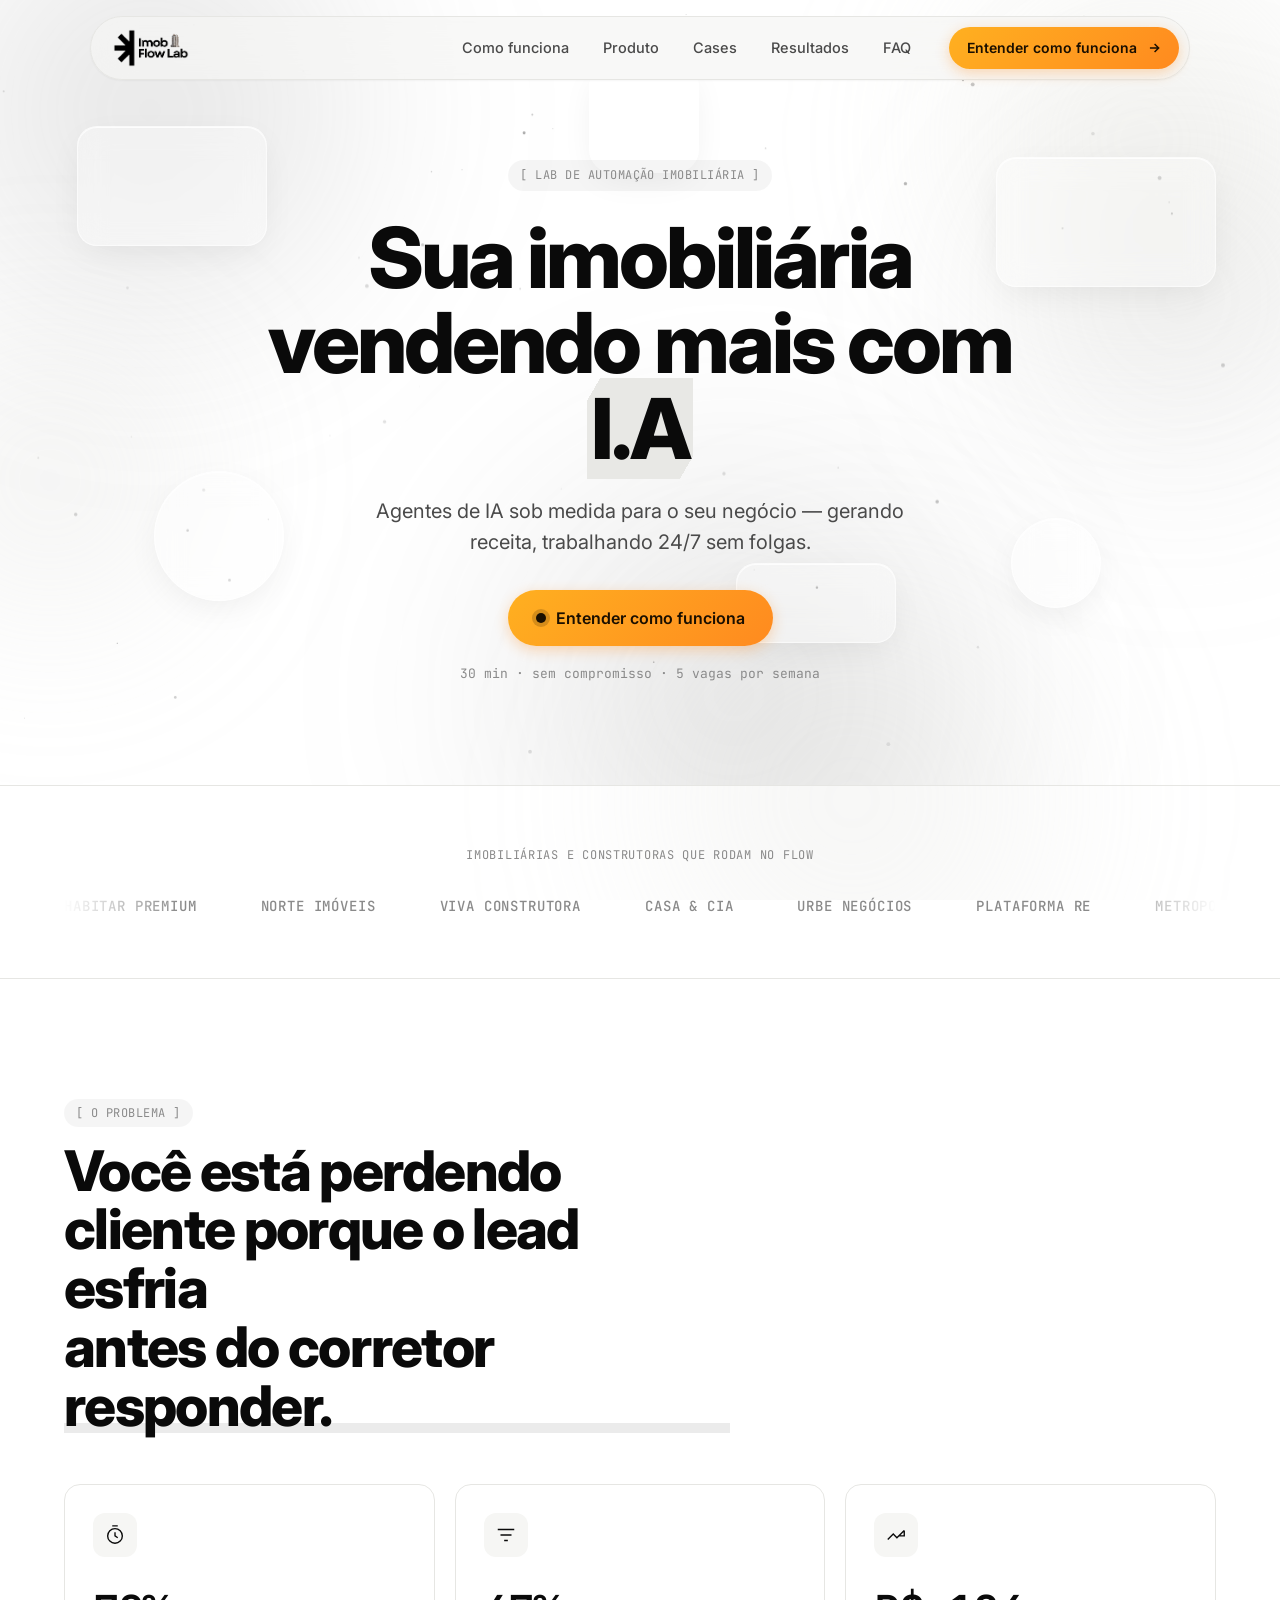
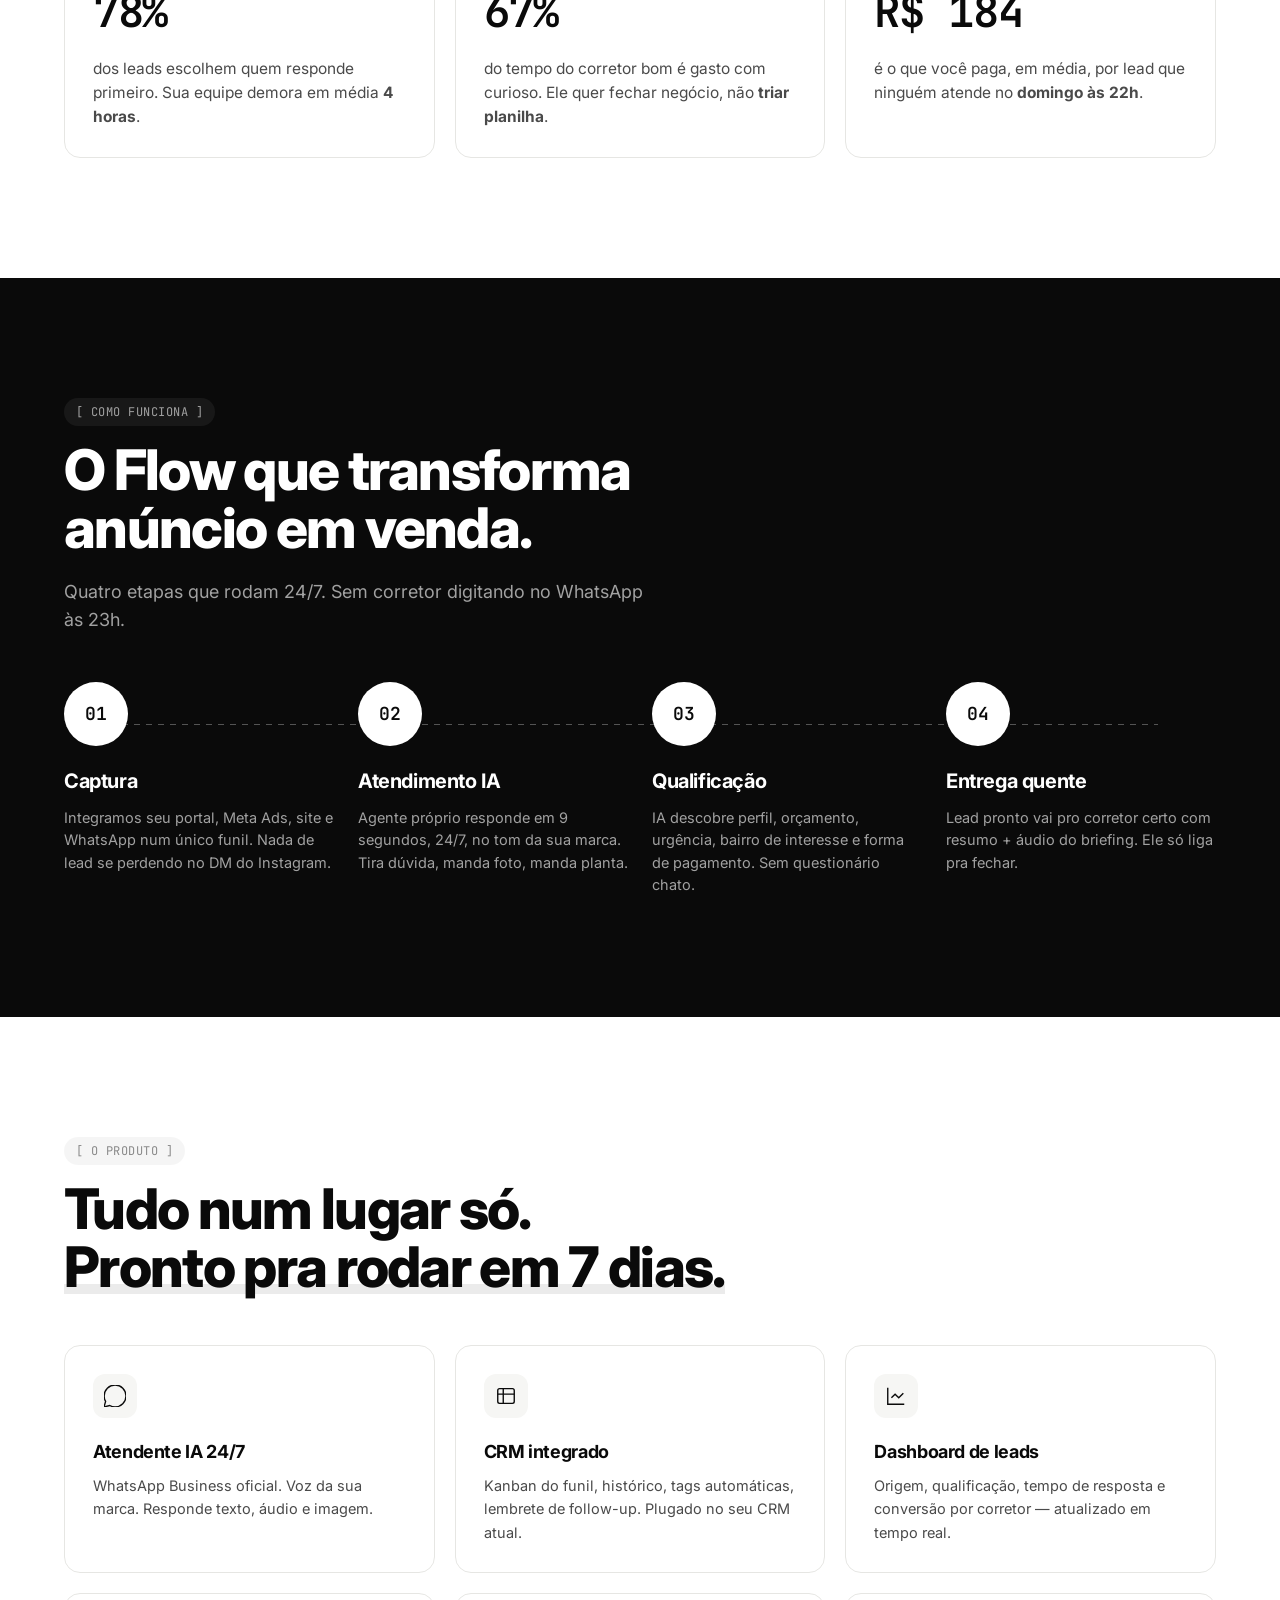
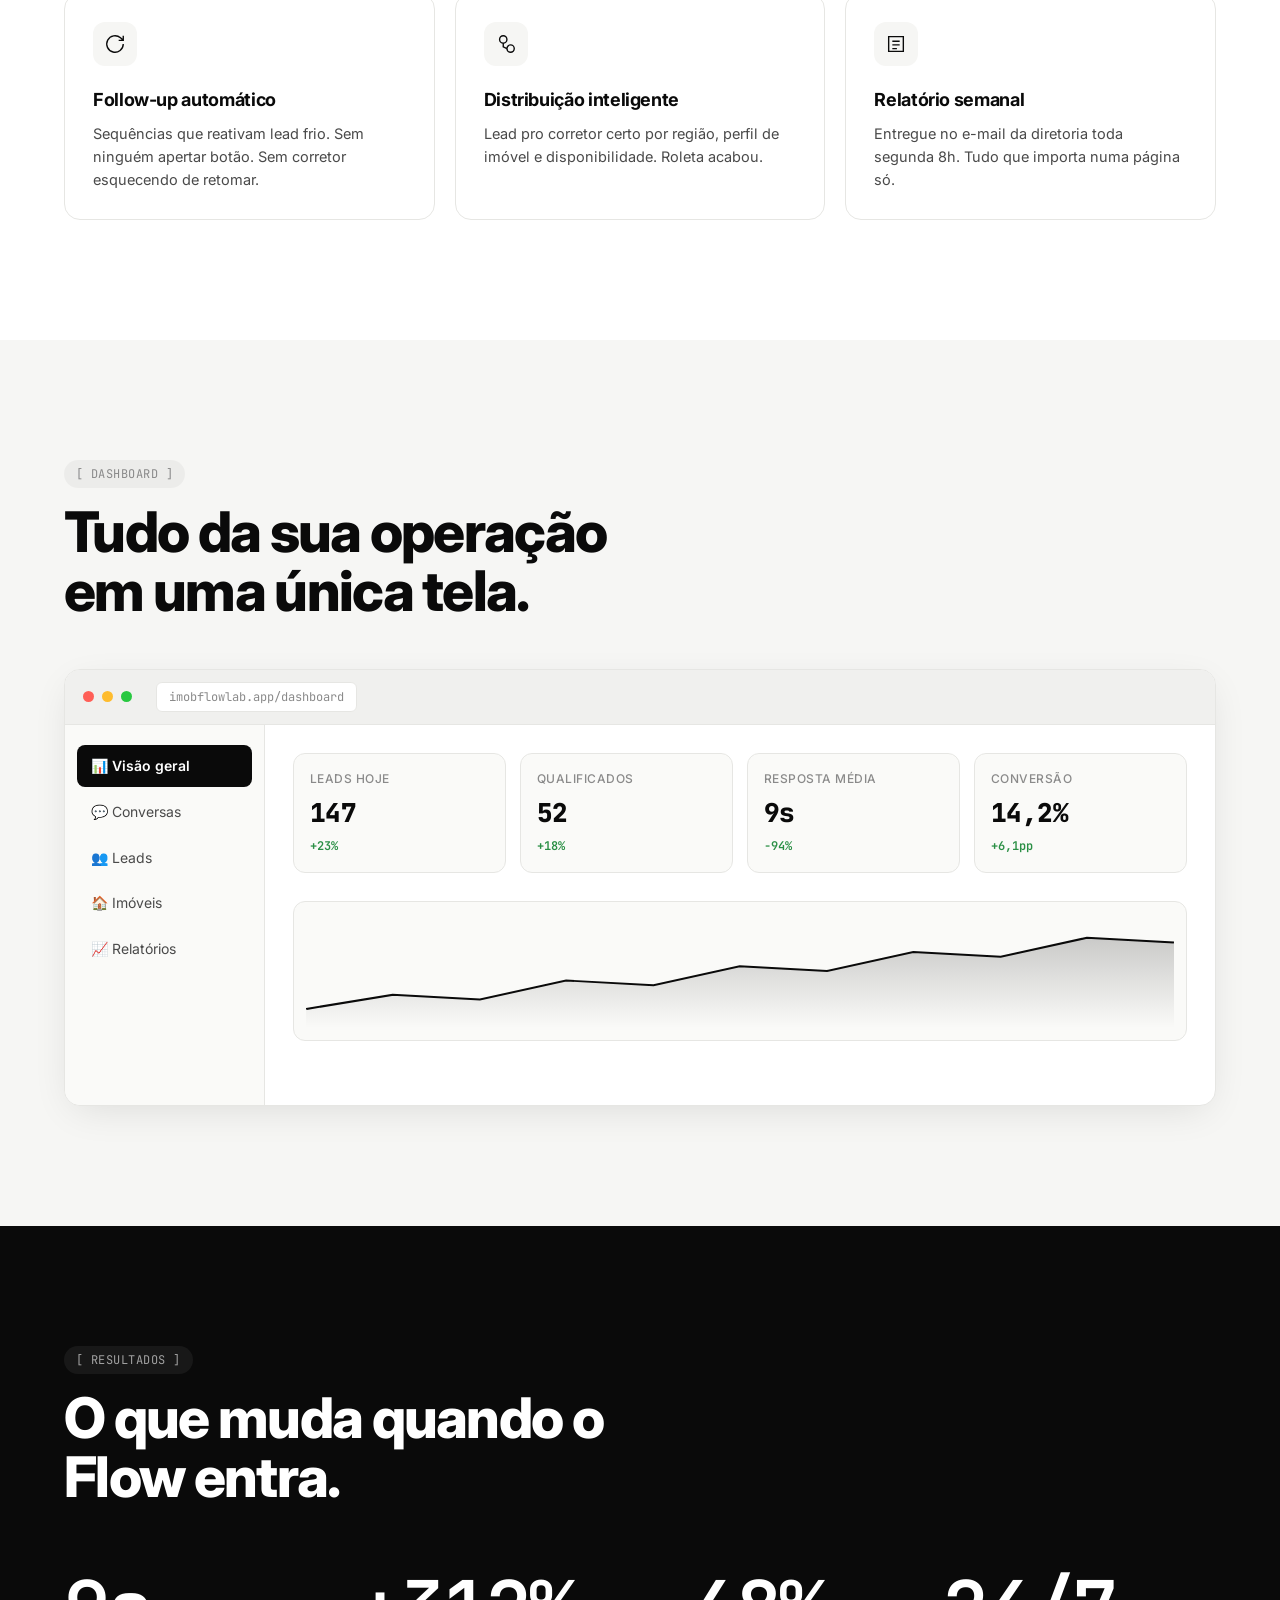
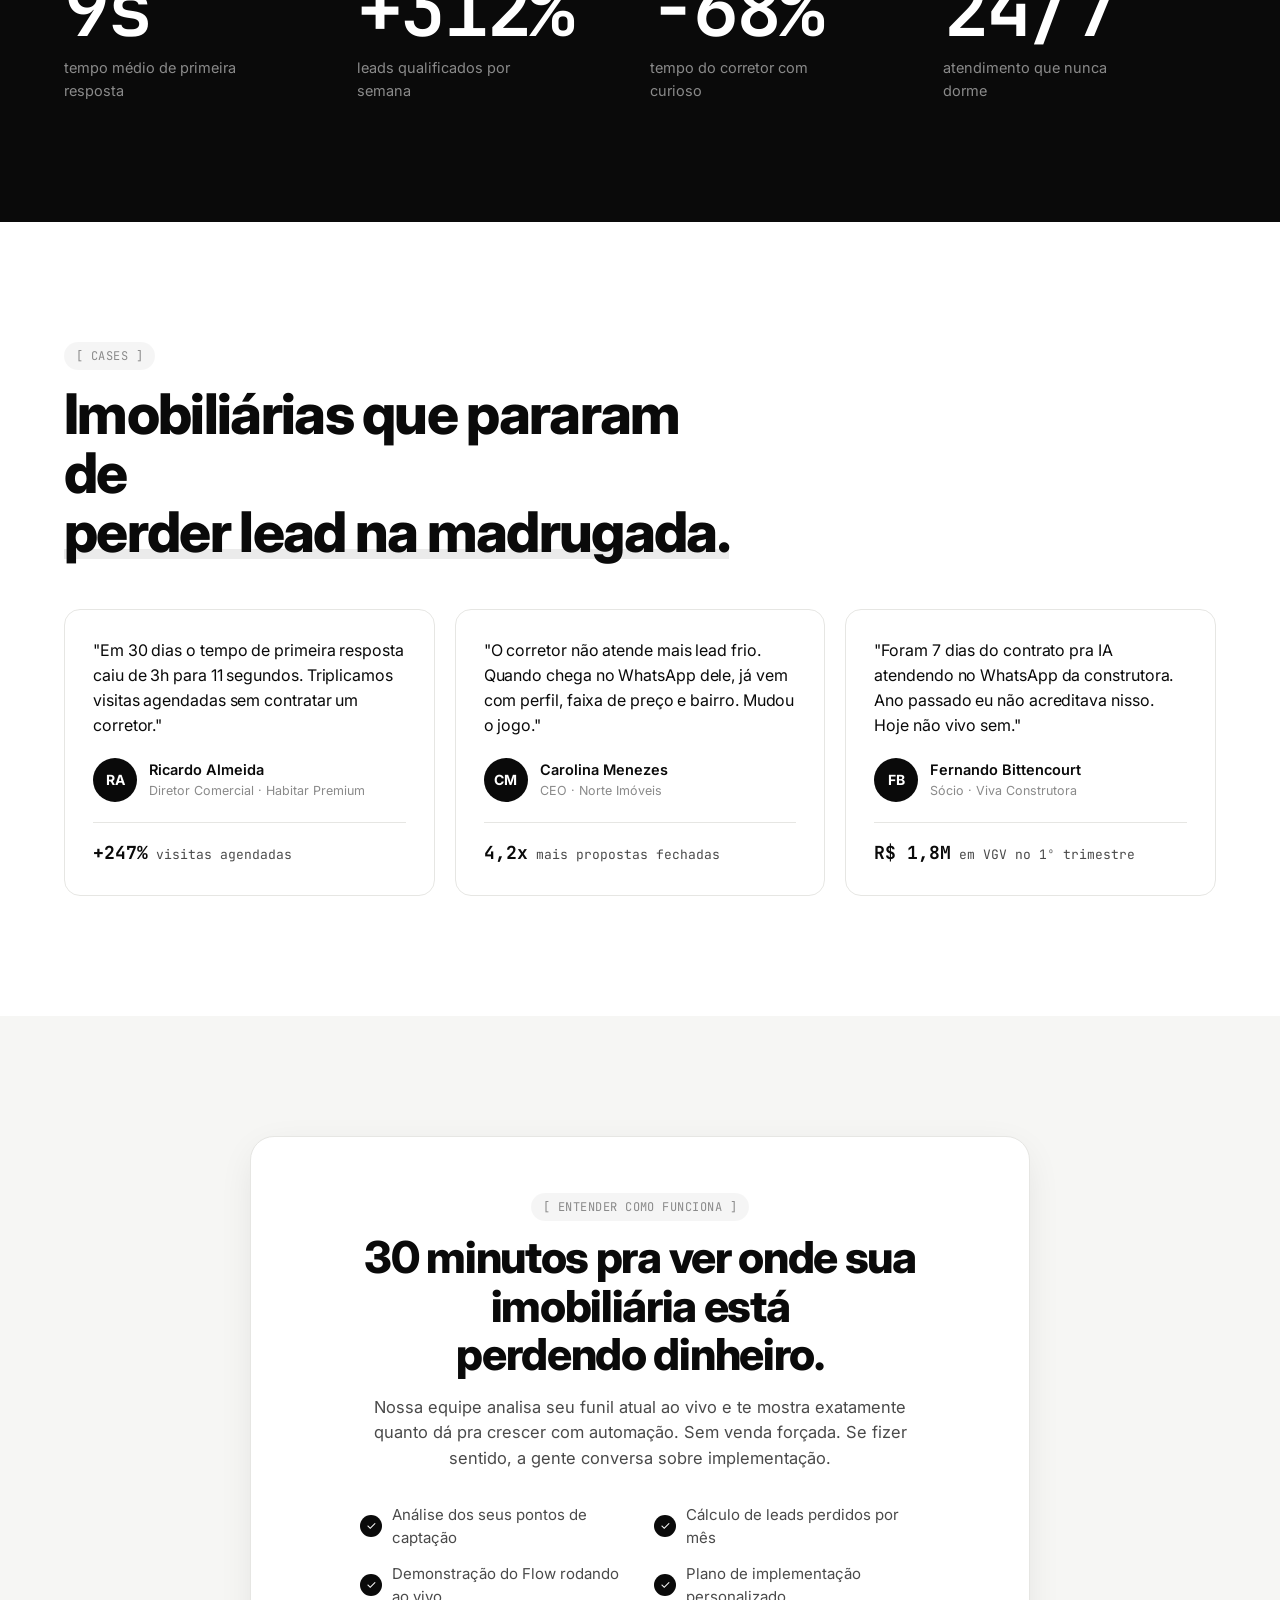
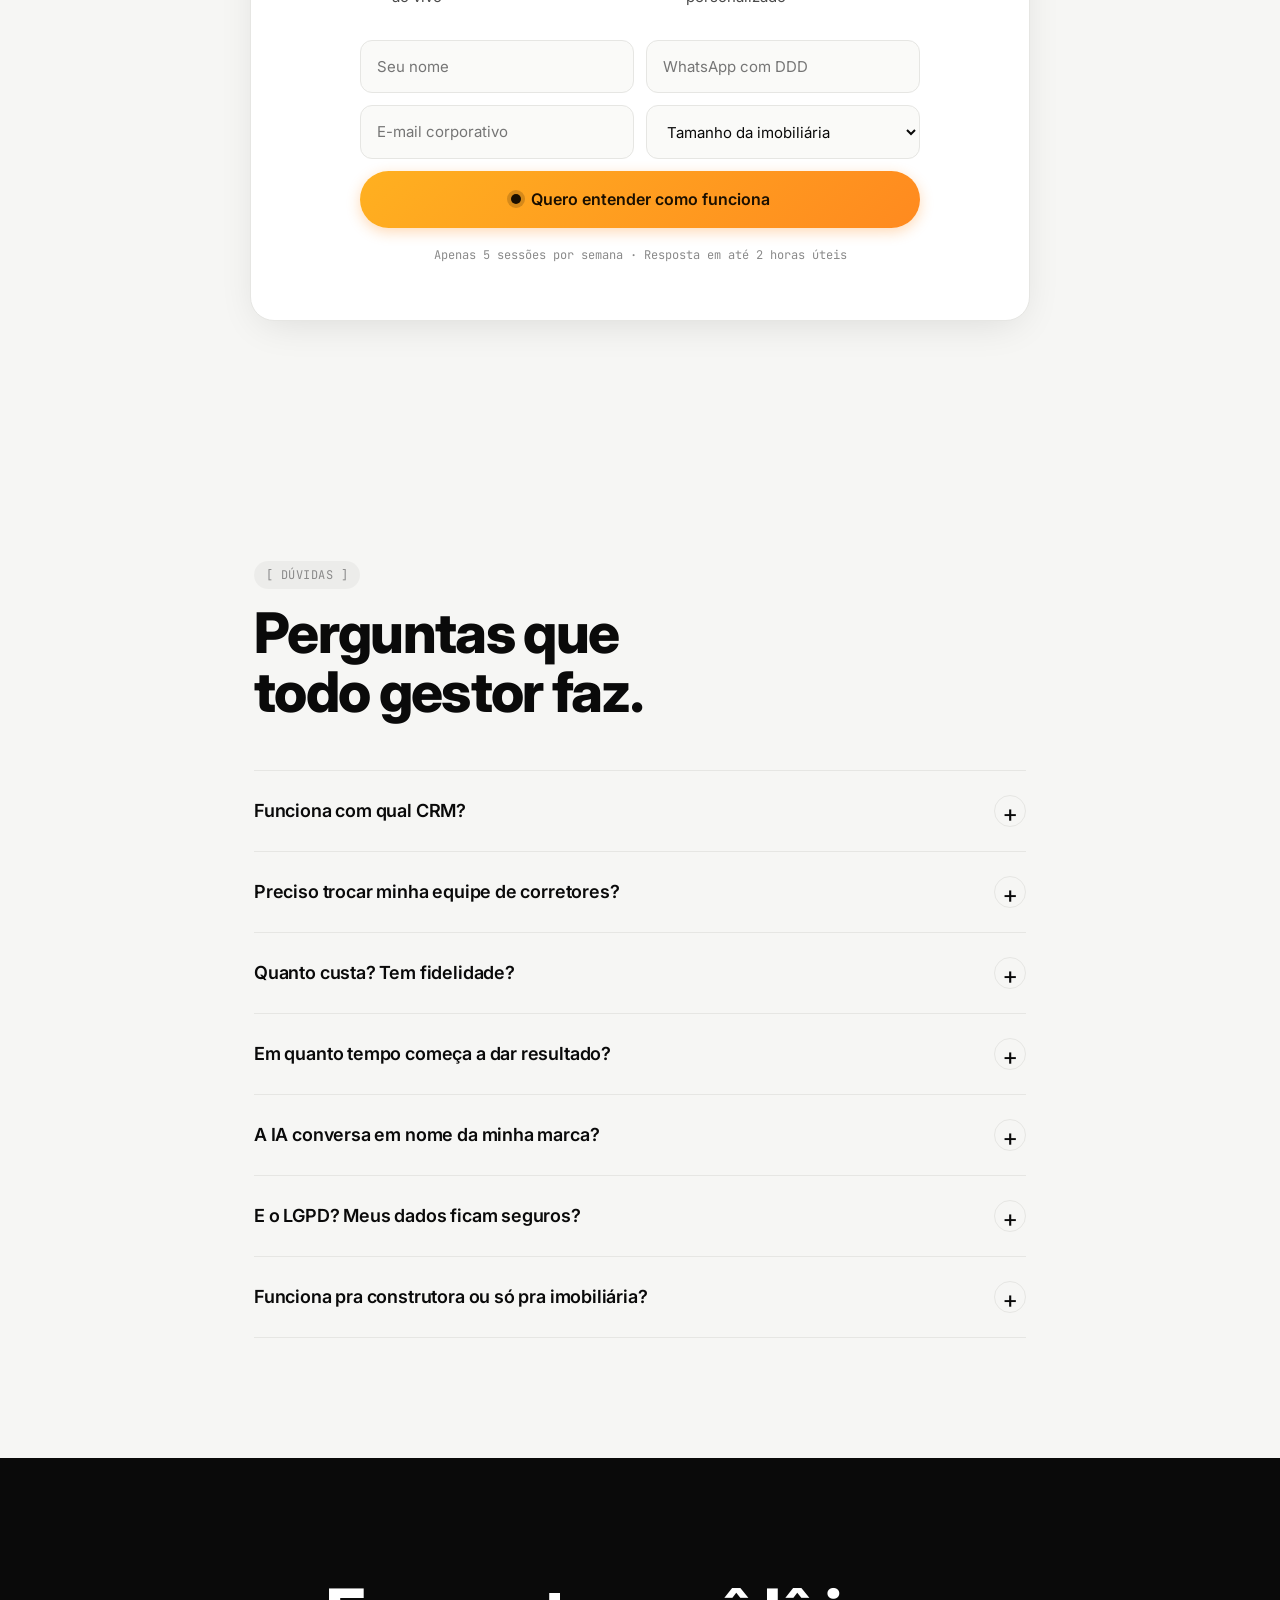
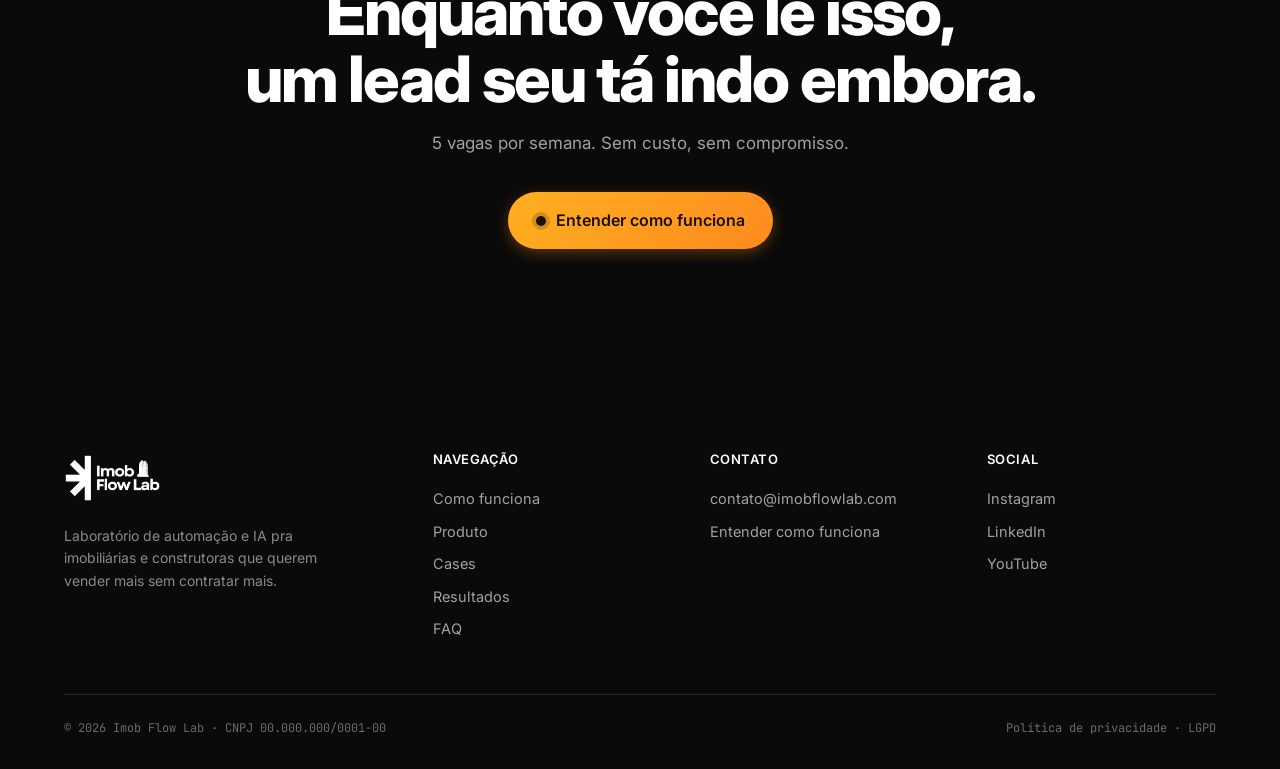
<file: index.html>
<!DOCTYPE html>
<html lang="pt-BR">
<head>
<meta charset="UTF-8" />
<meta name="viewport" content="width=device-width, initial-scale=1.0" />
<title>Imob Flow Lab — IA para imobiliárias vendendo no piloto automático</title>
<meta name="description" content="Atendemos seus leads em 9 segundos, qualificamos no WhatsApp e entregamos só clientes prontos pro corretor fechar. Agende seu diagnóstico gratuito." />
<link rel="preconnect" href="https://fonts.googleapis.com" />
<link rel="preconnect" href="https://fonts.gstatic.com" crossorigin />
<link href="https://fonts.googleapis.com/css2?family=Inter:wght@400;500;600;700;800&family=JetBrains+Mono:wght@400;500&display=swap" rel="stylesheet" />
<link rel="stylesheet" href="styles.css" />
<link rel="icon" type="image/svg+xml" href="assets/favicon.svg" />
</head>
<body>

<!-- BACKGROUND ORBS -->
<div class="bg-orbs" aria-hidden="true">
  <div class="orb orb-1"></div>
  <div class="orb orb-2"></div>
  <div class="orb orb-3"></div>
</div>

<!-- NAVBAR -->
<header class="navbar-wrap">
  <nav class="navbar" aria-label="Principal">
    <a href="#top" class="logo" aria-label="Imob Flow Lab — Início">
      <img src="assets/logo.png" alt="Imob Flow Lab" class="logo-img" />
    </a>
    <ul class="nav-links">
      <li><a href="#como-funciona">Como funciona</a></li>
      <li><a href="#produto">Produto</a></li>
      <li><a href="#cases">Cases</a></li>
      <li><a href="#resultados">Resultados</a></li>
      <li><a href="#faq">FAQ</a></li>
    </ul>
    <a href="#diagnostico" class="btn btn-primary btn-sm">
      Entender como funciona
      <svg width="14" height="14" viewBox="0 0 24 24" fill="none" stroke="currentColor" stroke-width="2.5"><path d="M5 12h14M13 5l7 7-7 7"/></svg>
    </a>
    <button class="nav-toggle" aria-label="Abrir menu">
      <span></span><span></span><span></span>
    </button>
  </nav>
</header>

<!-- MOBILE DRAWER -->
<div class="mobile-drawer" aria-hidden="true">
  <a href="#como-funciona">Como funciona</a>
  <a href="#produto">Produto</a>
  <a href="#cases">Cases</a>
  <a href="#resultados">Resultados</a>
  <a href="#faq">FAQ</a>
  <a href="#diagnostico" class="btn btn-primary">Entender como funciona →</a>
</div>

<main id="top">

<!-- HERO -->
<section class="hero">

  <!-- ANIMATED HERO BACKGROUND -->
  <div class="hero-bg" aria-hidden="true">
    <!-- Radial gradients with parallax -->
    <div class="hero-parallax" style="--depth:14">
      <div class="hero-grad hero-grad-1"></div>
    </div>
    <div class="hero-parallax" style="--depth:22">
      <div class="hero-grad hero-grad-2"></div>
    </div>
    <div class="hero-parallax" style="--depth:18">
      <div class="hero-grad hero-grad-3"></div>
    </div>

    <!-- Animated SVG lines -->
    <svg class="hero-lines" viewBox="0 0 1400 900" preserveAspectRatio="none">
      <defs>
        <linearGradient id="lineGrad" x1="0" y1="0" x2="1" y2="1">
          <stop offset="0" stop-color="rgba(120,120,120,0)"/>
          <stop offset=".5" stop-color="rgba(120,120,120,.5)"/>
          <stop offset="1" stop-color="rgba(120,120,120,0)"/>
        </linearGradient>
      </defs>
      <path d="M0,220 Q350,80 700,260 T1400,200" stroke="url(#lineGrad)" stroke-width="1" fill="none" class="hl-line-svg"/>
      <path d="M0,540 Q400,420 800,540 T1400,500" stroke="url(#lineGrad)" stroke-width="1" fill="none" class="hl-line-svg"/>
      <path d="M120,0 Q200,300 460,520 T900,900" stroke="url(#lineGrad)" stroke-width="1" fill="none" class="hl-line-svg"/>
      <path d="M1400,80 Q1100,300 950,460 T520,900" stroke="url(#lineGrad)" stroke-width="1" fill="none" class="hl-line-svg"/>
    </svg>

    <!-- Glassmorphism floating cards -->
    <div class="hero-parallax" style="--depth:42">
      <div class="glass-card glass-1"></div>
    </div>
    <div class="hero-parallax" style="--depth:58">
      <div class="glass-card glass-2"></div>
    </div>
    <div class="hero-parallax" style="--depth:36">
      <div class="glass-card glass-3"></div>
    </div>
    <div class="hero-parallax" style="--depth:66">
      <div class="glass-card glass-4"></div>
    </div>
    <div class="hero-parallax" style="--depth:48">
      <div class="glass-card glass-5"></div>
    </div>
    <div class="hero-parallax" style="--depth:30">
      <div class="glass-card glass-6"></div>
    </div>

    <!-- Particle canvas -->
    <canvas class="hero-particles" aria-hidden="true"></canvas>
  </div>

  <div class="container hero-inner">
    <span class="eyebrow">[ LAB DE AUTOMAÇÃO IMOBILIÁRIA ]</span>
    <h1 class="hero-title">
      Sua imobiliária vendendo mais com <span class="hl">I.A</span>
    </h1>
    <p class="hero-sub">
      Agentes de IA sob medida para o seu negócio — gerando receita, trabalhando 24/7 sem folgas.
    </p>
    <div class="hero-ctas">
      <a href="#diagnostico" class="btn btn-primary btn-lg">
        <span class="btn-dot"></span>
        Entender como funciona
      </a>
    </div>
    <p class="hero-microcopy">30 min · sem compromisso · 5 vagas por semana</p>
  </div>
</section>

<!-- LOGO BAR -->
<section class="logo-bar">
  <div class="container">
    <p class="logo-bar-title">Imobiliárias e construtoras que rodam no Flow</p>
    <div class="marquee">
      <div class="marquee-track">
        <span>HABITAR PREMIUM</span>
        <span>NORTE IMÓVEIS</span>
        <span>VIVA CONSTRUTORA</span>
        <span>CASA &amp; CIA</span>
        <span>URBE NEGÓCIOS</span>
        <span>PLATAFORMA RE</span>
        <span>METROPOLE EMPREENDIMENTOS</span>
        <span>ALTO PADRÃO LAR</span>
        <span>HABITAR PREMIUM</span>
        <span>NORTE IMÓVEIS</span>
        <span>VIVA CONSTRUTORA</span>
        <span>CASA &amp; CIA</span>
      </div>
    </div>
  </div>
</section>

<!-- DOR -->
<section class="section section-dor">
  <div class="container">
    <span class="eyebrow">[ O PROBLEMA ]</span>
    <h2 class="section-title">
      Você está perdendo cliente porque o lead esfria <span class="hl-line">antes do corretor responder.</span>
    </h2>
    <div class="grid-3">
      <article class="card card-dor reveal">
        <div class="card-icon"><svg viewBox="0 0 24 24" fill="none" stroke="currentColor" stroke-width="1.5"><circle cx="12" cy="13" r="8"/><path d="M12 9v4l3 2M9 2h6"/></svg></div>
        <div class="big-stat">78%</div>
        <p>dos leads escolhem quem responde primeiro. Sua equipe demora em média <strong>4 horas</strong>.</p>
      </article>
      <article class="card card-dor reveal">
        <div class="card-icon"><svg viewBox="0 0 24 24" fill="none" stroke="currentColor" stroke-width="1.5"><path d="M3 6h18M6 12h12M10 18h4"/></svg></div>
        <div class="big-stat">67%</div>
        <p>do tempo do corretor bom é gasto com curioso. Ele quer fechar negócio, não <strong>triar planilha</strong>.</p>
      </article>
      <article class="card card-dor reveal">
        <div class="card-icon"><svg viewBox="0 0 24 24" fill="none" stroke="currentColor" stroke-width="1.5"><path d="M3 17l6-6 4 4 8-8M21 7v6h-6"/></svg></div>
        <div class="big-stat">R$ 184</div>
        <p>é o que você paga, em média, por lead que ninguém atende no <strong>domingo às 22h</strong>.</p>
      </article>
    </div>
  </div>
</section>

<!-- MECANISMO -->
<section class="section section-dark" id="como-funciona">
  <div class="container">
    <span class="eyebrow eyebrow-dark">[ COMO FUNCIONA ]</span>
    <h2 class="section-title">O Flow que transforma <span class="hl-line">anúncio em venda.</span></h2>
    <p class="section-sub">Quatro etapas que rodam 24/7. Sem corretor digitando no WhatsApp às 23h.</p>

    <div class="flow">
      <div class="flow-line"></div>
      <div class="flow-step reveal">
        <div class="flow-num">01</div>
        <h3>Captura</h3>
        <p>Integramos seu portal, Meta Ads, site e WhatsApp num único funil. Nada de lead se perdendo no DM do Instagram.</p>
      </div>
      <div class="flow-step reveal">
        <div class="flow-num">02</div>
        <h3>Atendimento IA</h3>
        <p>Agente próprio responde em 9 segundos, 24/7, no tom da sua marca. Tira dúvida, manda foto, manda planta.</p>
      </div>
      <div class="flow-step reveal">
        <div class="flow-num">03</div>
        <h3>Qualificação</h3>
        <p>IA descobre perfil, orçamento, urgência, bairro de interesse e forma de pagamento. Sem questionário chato.</p>
      </div>
      <div class="flow-step reveal">
        <div class="flow-num">04</div>
        <h3>Entrega quente</h3>
        <p>Lead pronto vai pro corretor certo com resumo + áudio do briefing. Ele só liga pra fechar.</p>
      </div>
    </div>
  </div>
</section>

<!-- PRODUTO / MODULOS -->
<section class="section" id="produto">
  <div class="container">
    <span class="eyebrow">[ O PRODUTO ]</span>
    <h2 class="section-title">Tudo num lugar só. <span class="hl-line">Pronto pra rodar em 7 dias.</span></h2>
    <div class="grid-3">
      <article class="card card-feat reveal">
        <div class="card-icon"><svg viewBox="0 0 24 24" fill="none" stroke="currentColor" stroke-width="1.5"><path d="M20.52 3.45A11.84 11.84 0 0 0 12.07 0C5.51 0 .15 5.36.15 11.92c0 2.1.55 4.16 1.6 5.97L0 24l6.27-1.64a11.93 11.93 0 0 0 5.8 1.48h.01c6.55 0 11.92-5.36 11.92-11.92 0-3.19-1.24-6.19-3.48-8.47z"/></svg></div>
        <h3>Atendente IA 24/7</h3>
        <p>WhatsApp Business oficial. Voz da sua marca. Responde texto, áudio e imagem.</p>
      </article>
      <article class="card card-feat reveal">
        <div class="card-icon"><svg viewBox="0 0 24 24" fill="none" stroke="currentColor" stroke-width="1.5"><rect x="3" y="4" width="18" height="16" rx="2"/><path d="M3 10h18M9 4v16"/></svg></div>
        <h3>CRM integrado</h3>
        <p>Kanban do funil, histórico, tags automáticas, lembrete de follow-up. Plugado no seu CRM atual.</p>
      </article>
      <article class="card card-feat reveal">
        <div class="card-icon"><svg viewBox="0 0 24 24" fill="none" stroke="currentColor" stroke-width="1.5"><path d="M3 3v18h18M7 14l4-4 4 4 5-5"/></svg></div>
        <h3>Dashboard de leads</h3>
        <p>Origem, qualificação, tempo de resposta e conversão por corretor — atualizado em tempo real.</p>
      </article>
      <article class="card card-feat reveal">
        <div class="card-icon"><svg viewBox="0 0 24 24" fill="none" stroke="currentColor" stroke-width="1.5"><path d="M21 12a9 9 0 1 1-3-6.7L21 8M21 3v5h-5"/></svg></div>
        <h3>Follow-up automático</h3>
        <p>Sequências que reativam lead frio. Sem ninguém apertar botão. Sem corretor esquecendo de retomar.</p>
      </article>
      <article class="card card-feat reveal">
        <div class="card-icon"><svg viewBox="0 0 24 24" fill="none" stroke="currentColor" stroke-width="1.5"><circle cx="9" cy="7" r="4"/><circle cx="17" cy="17" r="4"/><path d="M9 11v4l4 2"/></svg></div>
        <h3>Distribuição inteligente</h3>
        <p>Lead pro corretor certo por região, perfil de imóvel e disponibilidade. Roleta acabou.</p>
      </article>
      <article class="card card-feat reveal">
        <div class="card-icon"><svg viewBox="0 0 24 24" fill="none" stroke="currentColor" stroke-width="1.5"><path d="M4 4h16v16H4z M8 9h8M8 13h8M8 17h5"/></svg></div>
        <h3>Relatório semanal</h3>
        <p>Entregue no e-mail da diretoria toda segunda 8h. Tudo que importa numa página só.</p>
      </article>
    </div>
  </div>
</section>

<!-- DEMO VISUAL -->
<section class="section section-alt">
  <div class="container">
    <span class="eyebrow">[ DASHBOARD ]</span>
    <h2 class="section-title">Tudo da sua operação <span class="hl-line">em uma única tela.</span></h2>
    <div class="dashboard-frame">
      <div class="dashboard-top">
        <span class="dot"></span><span class="dot"></span><span class="dot"></span>
        <div class="dashboard-url">imobflowlab.app/dashboard</div>
      </div>
      <div class="dashboard-body">
        <div class="dash-side">
          <div class="dash-side-item active">📊 Visão geral</div>
          <div class="dash-side-item">💬 Conversas</div>
          <div class="dash-side-item">👥 Leads</div>
          <div class="dash-side-item">🏠 Imóveis</div>
          <div class="dash-side-item">📈 Relatórios</div>
        </div>
        <div class="dash-main">
          <div class="dash-kpis">
            <div class="kpi"><span class="kpi-label">Leads hoje</span><span class="kpi-value">147</span><span class="kpi-trend up">+23%</span></div>
            <div class="kpi"><span class="kpi-label">Qualificados</span><span class="kpi-value">52</span><span class="kpi-trend up">+18%</span></div>
            <div class="kpi"><span class="kpi-label">Resposta média</span><span class="kpi-value">9s</span><span class="kpi-trend up">−94%</span></div>
            <div class="kpi"><span class="kpi-label">Conversão</span><span class="kpi-value">14,2%</span><span class="kpi-trend up">+6,1pp</span></div>
          </div>
          <div class="dash-chart">
            <svg viewBox="0 0 400 120" preserveAspectRatio="none">
              <defs>
                <linearGradient id="g1" x1="0" x2="0" y1="0" y2="1">
                  <stop offset="0%" stop-color="#0A0A0A" stop-opacity="0.2"/>
                  <stop offset="100%" stop-color="#0A0A0A" stop-opacity="0"/>
                </linearGradient>
              </defs>
              <path d="M0,100 L40,85 L80,90 L120,70 L160,75 L200,55 L240,60 L280,40 L320,45 L360,25 L400,30 L400,120 L0,120 Z" fill="url(#g1)"/>
              <path d="M0,100 L40,85 L80,90 L120,70 L160,75 L200,55 L240,60 L280,40 L320,45 L360,25 L400,30" stroke="#0A0A0A" stroke-width="2" fill="none"/>
            </svg>
          </div>
        </div>
      </div>
    </div>
  </div>
</section>

<!-- RESULTADOS -->
<section class="section section-dark" id="resultados">
  <div class="container">
    <span class="eyebrow eyebrow-dark">[ RESULTADOS ]</span>
    <h2 class="section-title">O que muda quando o <span class="hl-line">Flow entra.</span></h2>
    <div class="grid-4 stats">
      <div class="stat reveal"><div class="stat-num" data-target="9" data-suffix="s">0s</div><div class="stat-label">tempo médio de primeira resposta</div></div>
      <div class="stat reveal"><div class="stat-num" data-target="312" data-prefix="+" data-suffix="%">0%</div><div class="stat-label">leads qualificados por semana</div></div>
      <div class="stat reveal"><div class="stat-num" data-target="68" data-prefix="−" data-suffix="%">0%</div><div class="stat-label">tempo do corretor com curioso</div></div>
      <div class="stat reveal"><div class="stat-num">24/7</div><div class="stat-label">atendimento que nunca dorme</div></div>
    </div>
  </div>
</section>

<!-- CASES / DEPOIMENTOS -->
<section class="section" id="cases">
  <div class="container">
    <span class="eyebrow">[ CASES ]</span>
    <h2 class="section-title">Imobiliárias que pararam de <span class="hl-line">perder lead na madrugada.</span></h2>
    <div class="grid-3">
      <article class="card card-case reveal">
        <div class="case-quote">"Em 30 dias o tempo de primeira resposta caiu de 3h para 11 segundos. Triplicamos visitas agendadas sem contratar um corretor."</div>
        <div class="case-author">
          <div class="case-avatar">RA</div>
          <div>
            <div class="case-name">Ricardo Almeida</div>
            <div class="case-role">Diretor Comercial · Habitar Premium</div>
          </div>
        </div>
        <div class="case-metric"><strong>+247%</strong> visitas agendadas</div>
      </article>
      <article class="card card-case reveal">
        <div class="case-quote">"O corretor não atende mais lead frio. Quando chega no WhatsApp dele, já vem com perfil, faixa de preço e bairro. Mudou o jogo."</div>
        <div class="case-author">
          <div class="case-avatar">CM</div>
          <div>
            <div class="case-name">Carolina Menezes</div>
            <div class="case-role">CEO · Norte Imóveis</div>
          </div>
        </div>
        <div class="case-metric"><strong>4,2x</strong> mais propostas fechadas</div>
      </article>
      <article class="card card-case reveal">
        <div class="case-quote">"Foram 7 dias do contrato pra IA atendendo no WhatsApp da construtora. Ano passado eu não acreditava nisso. Hoje não vivo sem."</div>
        <div class="case-author">
          <div class="case-avatar">FB</div>
          <div>
            <div class="case-name">Fernando Bittencourt</div>
            <div class="case-role">Sócio · Viva Construtora</div>
          </div>
        </div>
        <div class="case-metric"><strong>R$ 1,8M</strong> em VGV no 1º trimestre</div>
      </article>
    </div>
  </div>
</section>

<!-- OFERTA / DIAGNOSTICO -->
<section class="section section-offer" id="diagnostico">
  <div class="container">
    <div class="offer-card reveal">
      <span class="eyebrow">[ ENTENDER COMO FUNCIONA ]</span>
      <h2 class="offer-title">30 minutos pra ver onde sua imobiliária está <span class="hl-line">perdendo dinheiro.</span></h2>
      <p class="offer-sub">Nossa equipe analisa seu funil atual ao vivo e te mostra exatamente quanto dá pra crescer com automação. Sem venda forçada. Se fizer sentido, a gente conversa sobre implementação.</p>
      <ul class="offer-list">
        <li><span class="check">✓</span> Análise dos seus pontos de captação</li>
        <li><span class="check">✓</span> Cálculo de leads perdidos por mês</li>
        <li><span class="check">✓</span> Demonstração do Flow rodando ao vivo</li>
        <li><span class="check">✓</span> Plano de implementação personalizado</li>
      </ul>

      <form class="offer-form" onsubmit="event.preventDefault(); handleSubmit(this);">
        <div class="form-row">
          <input type="text" name="nome" placeholder="Seu nome" required />
          <input type="tel" name="whatsapp" placeholder="WhatsApp com DDD" required />
        </div>
        <div class="form-row">
          <input type="email" name="email" placeholder="E-mail corporativo" required />
          <select name="porte" required>
            <option value="">Tamanho da imobiliária</option>
            <option>Até 5 corretores</option>
            <option>6 a 20 corretores</option>
            <option>21 a 50 corretores</option>
            <option>Mais de 50 corretores</option>
            <option>Construtora / Incorporadora</option>
          </select>
        </div>
        <button type="submit" class="btn btn-primary btn-lg btn-block">
          <span class="btn-dot"></span>
          Quero entender como funciona
        </button>
        <p class="form-foot">Apenas 5 sessões por semana · Resposta em até 2 horas úteis</p>
      </form>
    </div>
  </div>
</section>

<!-- FAQ -->
<section class="section section-alt" id="faq">
  <div class="container container-narrow">
    <span class="eyebrow">[ DÚVIDAS ]</span>
    <h2 class="section-title">Perguntas que <span class="hl-line">todo gestor faz.</span></h2>
    <div class="faq">
      <details class="faq-item">
        <summary>Funciona com qual CRM?<span class="faq-icon">+</span></summary>
        <p>Plugamos no que você já usa. HubSpot, Pipedrive, RD Station, Kommo, Jetimob, Vista, Imovelweb, Zap. Se for um CRM custom, integramos via API em até 5 dias úteis.</p>
      </details>
      <details class="faq-item">
        <summary>Preciso trocar minha equipe de corretores?<span class="faq-icon">+</span></summary>
        <p>Não. A IA não substitui corretor — ela tira o lixo do caminho. Seu corretor recebe lead já qualificado, com briefing pronto, e gasta o tempo dele fechando, não filtrando.</p>
      </details>
      <details class="faq-item">
        <summary>Quanto custa? Tem fidelidade?<span class="faq-icon">+</span></summary>
        <p>Trabalhamos com setup único + mensalidade baseada no volume de atendimentos. Contrato de 6 meses, com cláusula de saída se a gente não bater a meta combinada nos primeiros 90 dias. Preço só faz sentido depois do diagnóstico, quando a gente sabe o porte da sua operação.</p>
      </details>
      <details class="faq-item">
        <summary>Em quanto tempo começa a dar resultado?<span class="faq-icon">+</span></summary>
        <p>Implementação técnica: 7 dias úteis. Primeiro impacto em tempo de resposta: imediato. Primeiro impacto em conversão: 30 a 45 dias, em média. Resultados medidos no nosso dashboard, sem letrinha miúda.</p>
      </details>
      <details class="faq-item">
        <summary>A IA conversa em nome da minha marca?<span class="faq-icon">+</span></summary>
        <p>Sim. Treinamos o agente com sua linguagem, seus argumentos, seus diferenciais e seu portfólio. Quem fala no WhatsApp é a sua marca, não um chatbot genérico.</p>
      </details>
      <details class="faq-item">
        <summary>E o LGPD? Meus dados ficam seguros?<span class="faq-icon">+</span></summary>
        <p>Sim. Operamos em servidores brasileiros, com criptografia em trânsito e em repouso. Contrato vem com DPA assinado. Você é o controlador, a gente é operador.</p>
      </details>
      <details class="faq-item">
        <summary>Funciona pra construtora ou só pra imobiliária?<span class="faq-icon">+</span></summary>
        <p>Os dois. Construtora ganha um vendedor digital 24/7 pra cada empreendimento. Imobiliária ganha capacidade infinita de triagem de lead novo e reativação de base antiga.</p>
      </details>
    </div>
  </div>
</section>

<!-- CTA FINAL -->
<section class="section cta-final">
  <div class="container">
    <h2 class="cta-final-title">Enquanto você lê isso, <br/> <span class="hl-line">um lead seu tá indo embora.</span></h2>
    <p class="cta-final-sub">5 vagas por semana. Sem custo, sem compromisso.</p>
    <div class="hero-ctas center">
      <a href="#diagnostico" class="btn btn-primary btn-lg">
        <span class="btn-dot"></span>
        Entender como funciona
      </a>
    </div>
  </div>
</section>

</main>

<!-- FOOTER -->
<footer class="footer">
  <div class="container">
    <div class="footer-grid">
      <div>
        <a href="#top" class="logo">
          <img src="assets/logo.png" alt="Imob Flow Lab" class="logo-img logo-img-light" />
        </a>
        <p class="footer-desc">Laboratório de automação e IA pra imobiliárias e construtoras que querem vender mais sem contratar mais.</p>
      </div>
      <div>
        <h4>Navegação</h4>
        <a href="#como-funciona">Como funciona</a>
        <a href="#produto">Produto</a>
        <a href="#cases">Cases</a>
        <a href="#resultados">Resultados</a>
        <a href="#faq">FAQ</a>
      </div>
      <div>
        <h4>Contato</h4>
        <a href="mailto:contato@imobflowlab.com">contato@imobflowlab.com</a>
        <a href="#diagnostico">Entender como funciona</a>
      </div>
      <div>
        <h4>Social</h4>
        <a href="#">Instagram</a>
        <a href="#">LinkedIn</a>
        <a href="#">YouTube</a>
      </div>
    </div>
    <div class="footer-bottom">
      <span>© 2026 Imob Flow Lab · CNPJ 00.000.000/0001-00</span>
      <span>Política de privacidade · LGPD</span>
    </div>
  </div>
</footer>

<!-- STICKY MOBILE CTA -->
<a href="#diagnostico" class="sticky-cta">
  <span class="btn-dot"></span>
  Entender como funciona →
</a>

<script src="script.js"></script>
</body>
</html>
</file>
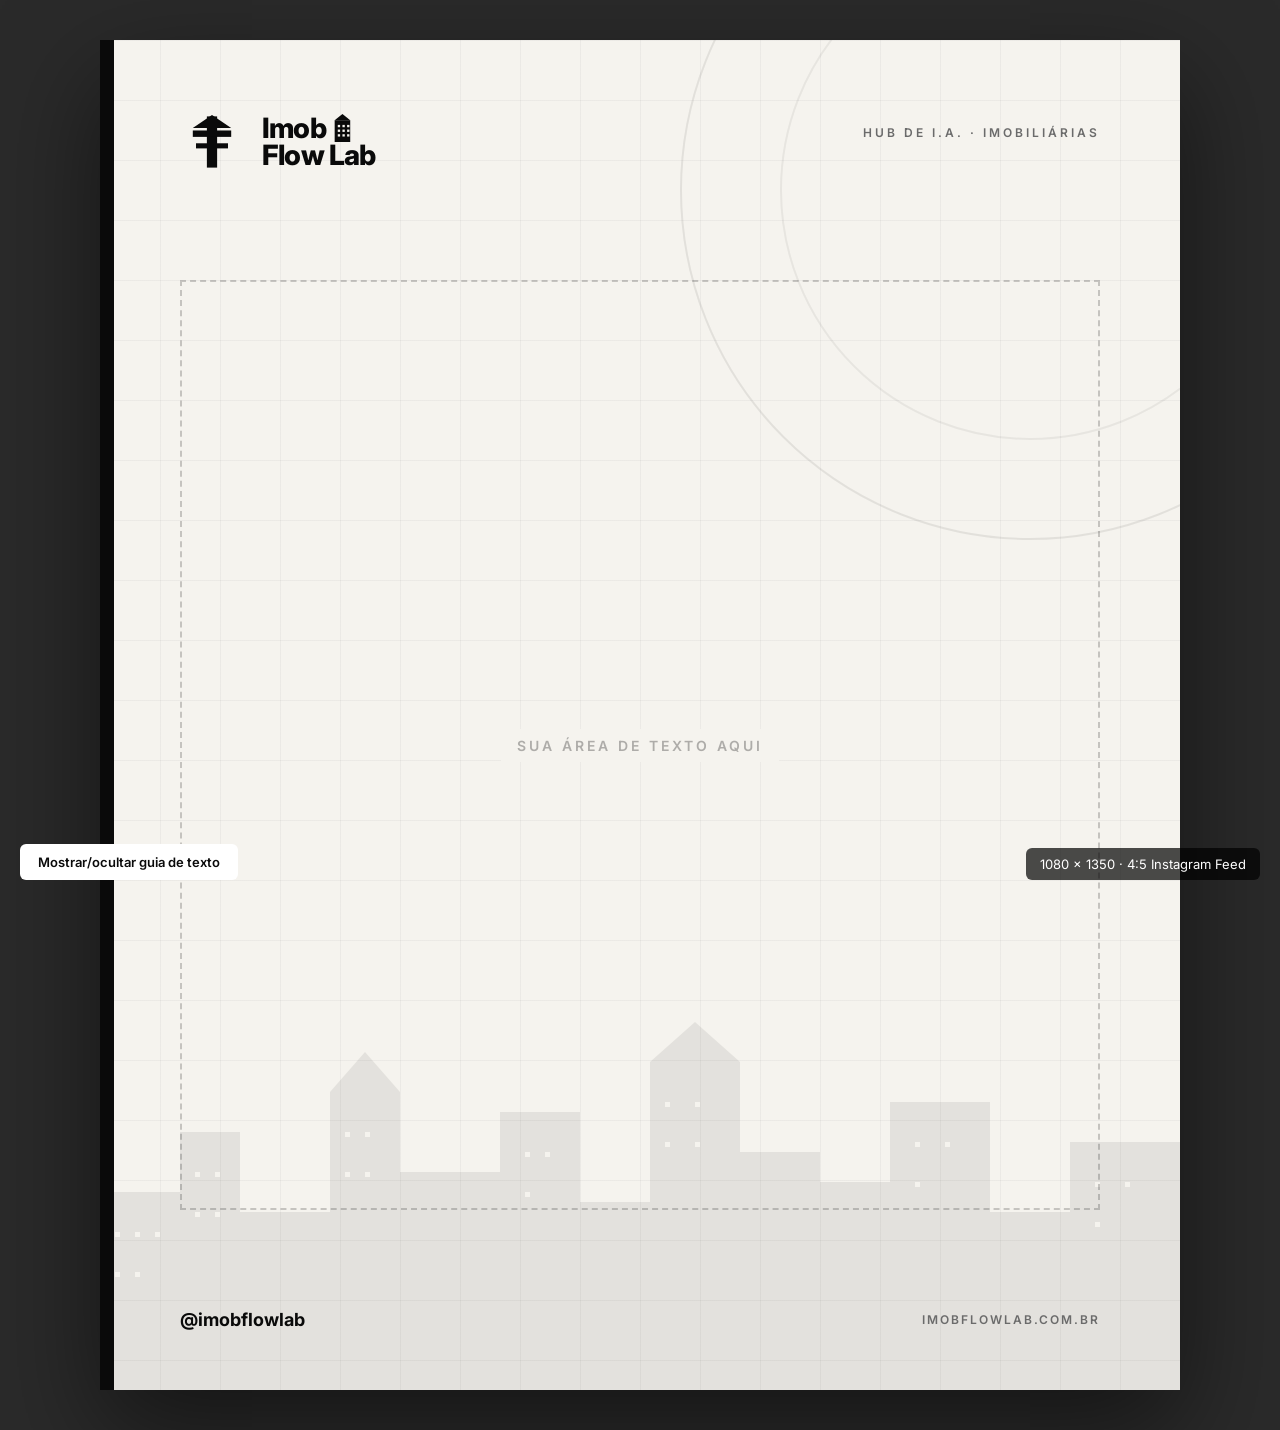
<file: post-imobflow.html>
<!DOCTYPE html>
<html lang="pt-BR">
<head>
<meta charset="UTF-8">
<title>Imob Flow Lab — Background 4:5</title>
<link rel="preconnect" href="https://fonts.googleapis.com">
<link rel="preconnect" href="https://fonts.gstatic.com" crossorigin>
<link href="https://fonts.googleapis.com/css2?family=Inter:wght@400;500;600;700;800&display=swap" rel="stylesheet">
<style>
  * { margin: 0; padding: 0; box-sizing: border-box; }

  html, body {
    background: #2a2a2a;
    min-height: 100vh;
    width: 100%;
  }

  body {
    display: flex;
    align-items: flex-start;
    justify-content: center;
    padding: 40px 20px;
    font-family: 'Inter', sans-serif;
  }

  .post-wrapper {
    width: 100%;
    max-width: 1080px;
    aspect-ratio: 4 / 5;
    position: relative;
    box-shadow: 0 40px 100px rgba(0,0,0,0.5);
  }

  .post {
    width: 1080px;
    height: 1350px;
    background: #F5F3EE;
    position: absolute;
    top: 0;
    left: 0;
    overflow: hidden;
    transform-origin: top left;
  }

  @media (max-width: 1120px) {
    .post { transform: scale(calc(100vw / 1120)); }
    .post-wrapper { max-width: calc(100vw - 40px); }
  }

  /* ===== CAMADA 1: Grid sutil de fundo ===== */
  .grid-pattern {
    position: absolute;
    inset: 0;
    background-image:
      linear-gradient(rgba(10,10,10,0.04) 1px, transparent 1px),
      linear-gradient(90deg, rgba(10,10,10,0.04) 1px, transparent 1px);
    background-size: 60px 60px;
    z-index: 1;
  }

  /* ===== CAMADA 2: Forma geométrica grande (silhueta de prédios) ===== */
  .skyline {
    position: absolute;
    bottom: -2px;
    left: 0;
    width: 100%;
    height: 380px;
    z-index: 2;
    opacity: 0.07;
  }

  /* ===== CAMADA 3: Arco/Círculo decorativo grande ===== */
  .deco-circle {
    position: absolute;
    top: -200px;
    right: -200px;
    width: 700px;
    height: 700px;
    border-radius: 50%;
    border: 2px solid rgba(10,10,10,0.08);
    z-index: 2;
  }

  .deco-circle-inner {
    position: absolute;
    top: -100px;
    right: -100px;
    width: 500px;
    height: 500px;
    border-radius: 50%;
    border: 2px solid rgba(10,10,10,0.06);
    z-index: 2;
  }

  /* ===== CAMADA 4: Barra preta lateral ===== */
  .side-bar {
    position: absolute;
    top: 0;
    left: 0;
    width: 14px;
    height: 100%;
    background: #0A0A0A;
    z-index: 3;
  }

  /* ===== CAMADA 5: Logo no topo ===== */
  .logo-area {
    position: absolute;
    top: 70px;
    left: 80px;
    display: flex;
    align-items: center;
    gap: 18px;
    z-index: 10;
  }

  .logo-symbol {
    width: 64px;
    height: 64px;
  }

  .logo-text-block {
    display: flex;
    flex-direction: column;
    line-height: 0.95;
  }

  .logo-imob {
    font-family: 'Inter', sans-serif;
    font-weight: 800;
    font-size: 28px;
    color: #0A0A0A;
    letter-spacing: -0.8px;
    display: flex;
    align-items: flex-start;
    gap: 7px;
  }

  .logo-flow {
    font-family: 'Inter', sans-serif;
    font-weight: 800;
    font-size: 28px;
    color: #0A0A0A;
    letter-spacing: -0.8px;
  }

  .building-icon {
    width: 22px;
    height: 28px;
    margin-top: -1px;
  }

  /* ===== CAMADA 6: Tag superior direita ===== */
  .top-tag {
    position: absolute;
    top: 85px;
    right: 80px;
    font-family: 'Inter', sans-serif;
    font-size: 12px;
    color: #6B6B6B;
    letter-spacing: 3px;
    text-transform: uppercase;
    font-weight: 600;
    z-index: 10;
  }

  /* ===== CAMADA 7: Rodapé com handle ===== */
  .footer-area {
    position: absolute;
    bottom: 60px;
    left: 80px;
    right: 80px;
    display: flex;
    justify-content: space-between;
    align-items: center;
    z-index: 10;
  }

  .handle {
    font-family: 'Inter', sans-serif;
    font-size: 18px;
    color: #0A0A0A;
    font-weight: 700;
  }

  .footer-tag {
    font-family: 'Inter', sans-serif;
    font-size: 12px;
    color: #6B6B6B;
    letter-spacing: 2px;
    text-transform: uppercase;
    font-weight: 600;
  }

  /* ===== CAMADA 8: Marcação de área de texto (guia visual) ===== */
  .text-area-guide {
    position: absolute;
    top: 240px;
    left: 80px;
    right: 80px;
    bottom: 180px;
    border: 2px dashed rgba(10,10,10,0.2);
    z-index: 5;
    display: flex;
    align-items: center;
    justify-content: center;
    pointer-events: none;
  }

  .guide-label {
    font-family: 'Inter', sans-serif;
    font-size: 14px;
    color: rgba(10,10,10,0.3);
    text-transform: uppercase;
    letter-spacing: 3px;
    font-weight: 600;
    background: #F5F3EE;
    padding: 8px 16px;
  }

  /* Toggle pra esconder o guia */
  .hide-guide .text-area-guide {
    display: none;
  }

  /* Badge informativa */
  .ratio-badge {
    position: fixed;
    bottom: 20px;
    right: 20px;
    background: rgba(0,0,0,0.7);
    color: white;
    padding: 8px 14px;
    border-radius: 6px;
    font-family: 'Inter', sans-serif;
    font-size: 13px;
    z-index: 100;
  }

  .toggle-btn {
    position: fixed;
    bottom: 20px;
    left: 20px;
    background: #FFFFFF;
    color: #0A0A0A;
    padding: 10px 18px;
    border: none;
    border-radius: 6px;
    font-family: 'Inter', sans-serif;
    font-size: 13px;
    font-weight: 600;
    cursor: pointer;
    z-index: 100;
  }
</style>
</head>
<body>

<div class="post-wrapper">
  <div class="post" id="post">

    <!-- Grid sutil -->
    <div class="grid-pattern"></div>

    <!-- Círculos decorativos -->
    <div class="deco-circle"></div>
    <div class="deco-circle-inner"></div>

    <!-- Skyline silhueta no rodapé -->
    <svg class="skyline" viewBox="0 0 1080 380" preserveAspectRatio="none" xmlns="http://www.w3.org/2000/svg">
      <!-- Prédios variados de fundo -->
      <rect x="0" y="180" width="80" height="200" fill="#0A0A0A"/>
      <rect x="80" y="120" width="60" height="260" fill="#0A0A0A"/>
      <rect x="140" y="200" width="90" height="180" fill="#0A0A0A"/>
      <rect x="230" y="80" width="70" height="300" fill="#0A0A0A"/>
      <polygon points="230,80 265,40 300,80" fill="#0A0A0A"/>
      <rect x="300" y="160" width="100" height="220" fill="#0A0A0A"/>
      <rect x="400" y="100" width="80" height="280" fill="#0A0A0A"/>
      <rect x="480" y="190" width="70" height="190" fill="#0A0A0A"/>
      <rect x="550" y="50" width="90" height="330" fill="#0A0A0A"/>
      <polygon points="550,50 595,10 640,50" fill="#0A0A0A"/>
      <rect x="640" y="140" width="80" height="240" fill="#0A0A0A"/>
      <rect x="720" y="170" width="70" height="210" fill="#0A0A0A"/>
      <rect x="790" y="90" width="100" height="290" fill="#0A0A0A"/>
      <rect x="890" y="200" width="80" height="180" fill="#0A0A0A"/>
      <rect x="970" y="130" width="110" height="250" fill="#0A0A0A"/>

      <!-- Janelas (pontinhos brancos no escuro - mas como tá com opacity, fica sutil) -->
      <g fill="#F5F3EE">
        <rect x="15" y="220" width="5" height="5"/>
        <rect x="35" y="220" width="5" height="5"/>
        <rect x="55" y="220" width="5" height="5"/>
        <rect x="15" y="260" width="5" height="5"/>
        <rect x="35" y="260" width="5" height="5"/>
        <rect x="95" y="160" width="5" height="5"/>
        <rect x="115" y="160" width="5" height="5"/>
        <rect x="95" y="200" width="5" height="5"/>
        <rect x="115" y="200" width="5" height="5"/>
        <rect x="245" y="120" width="5" height="5"/>
        <rect x="265" y="120" width="5" height="5"/>
        <rect x="245" y="160" width="5" height="5"/>
        <rect x="265" y="160" width="5" height="5"/>
        <rect x="425" y="140" width="5" height="5"/>
        <rect x="445" y="140" width="5" height="5"/>
        <rect x="425" y="180" width="5" height="5"/>
        <rect x="565" y="90" width="5" height="5"/>
        <rect x="595" y="90" width="5" height="5"/>
        <rect x="565" y="130" width="5" height="5"/>
        <rect x="595" y="130" width="5" height="5"/>
        <rect x="815" y="130" width="5" height="5"/>
        <rect x="845" y="130" width="5" height="5"/>
        <rect x="815" y="170" width="5" height="5"/>
        <rect x="995" y="170" width="5" height="5"/>
        <rect x="1025" y="170" width="5" height="5"/>
        <rect x="995" y="210" width="5" height="5"/>
      </g>
    </svg>

    <!-- Barra preta lateral -->
    <div class="side-bar"></div>

    <!-- Logo -->
    <div class="logo-area">
      <svg class="logo-symbol" viewBox="0 0 100 100" xmlns="http://www.w3.org/2000/svg">
        <rect x="42" y="10" width="16" height="80" fill="#0A0A0A"/>
        <polygon points="20,28 80,28 50,8" fill="#0A0A0A"/>
        <rect x="20" y="32" width="60" height="10" fill="#0A0A0A"/>
        <rect x="25" y="52" width="50" height="8" fill="#0A0A0A"/>
      </svg>

      <div class="logo-text-block">
        <div class="logo-imob">
          Imob
          <svg class="building-icon" viewBox="0 0 28 36" xmlns="http://www.w3.org/2000/svg">
            <rect x="2" y="8" width="20" height="28" fill="#0A0A0A"/>
            <polygon points="2,8 12,0 22,8" fill="#0A0A0A"/>
            <rect x="6" y="14" width="3" height="3" fill="#F5F3EE"/>
            <rect x="12" y="14" width="3" height="3" fill="#F5F3EE"/>
            <rect x="18" y="14" width="3" height="3" fill="#F5F3EE"/>
            <rect x="6" y="20" width="3" height="3" fill="#F5F3EE"/>
            <rect x="12" y="20" width="3" height="3" fill="#F5F3EE"/>
            <rect x="18" y="20" width="3" height="3" fill="#F5F3EE"/>
            <rect x="6" y="26" width="3" height="3" fill="#F5F3EE"/>
            <rect x="12" y="26" width="3" height="3" fill="#F5F3EE"/>
            <rect x="18" y="26" width="3" height="3" fill="#F5F3EE"/>
          </svg>
        </div>
        <div class="logo-flow">Flow Lab</div>
      </div>
    </div>

    <!-- Tag superior direita -->
    <div class="top-tag">HUB DE I.A. · IMOBILIÁRIAS</div>

    <!-- Área de guia (some quando você clica no botão) -->
    <div class="text-area-guide">
      <div class="guide-label">SUA ÁREA DE TEXTO AQUI</div>
    </div>

    <!-- Rodapé -->
    <div class="footer-area">
      <div class="handle">@imobflowlab</div>
      <div class="footer-tag">imobflowlab.com.br</div>
    </div>

  </div>
</div>

<div class="ratio-badge">1080 × 1350 · 4:5 Instagram Feed</div>
<button class="toggle-btn" onclick="document.getElementById('post').classList.toggle('hide-guide')">Mostrar/ocultar guia de texto</button>

</body>
</html>
</file>
<file: styles.css>
/* =========================================================
   IMOB FLOW LAB — minimalist B&W tech
   ========================================================= */

:root{
  --bg: #FFFFFF;
  --bg-alt: #F6F6F4;
  --bg-dark: #0A0A0A;
  --surface-dark: #141414;
  --ink: #0A0A0A;
  --ink-2: #4A4A4A;
  --ink-3: #8A8A8A;
  --line: #E6E6E3;
  --line-dark: #262626;
  --accent: #0A0A0A;
  --accent-soft: rgba(10,10,10,0.04);
  --radius: 16px;
  --radius-sm: 10px;
  --container: 1200px;
  --shadow-1: 0 1px 2px rgba(0,0,0,0.04);
  --shadow-2: 0 10px 40px -10px rgba(0,0,0,0.12);
}

*{box-sizing:border-box;margin:0;padding:0}
html{scroll-behavior:smooth;-webkit-text-size-adjust:100%}
body{
  font-family:'Inter',system-ui,-apple-system,Segoe UI,Roboto,sans-serif;
  background:var(--bg);
  color:var(--ink);
  line-height:1.55;
  -webkit-font-smoothing:antialiased;
  overflow-x:hidden;
}
a{color:inherit;text-decoration:none}
button{font:inherit;border:0;background:none;cursor:pointer;color:inherit}
img,svg{display:block;max-width:100%}

/* ========== BACKGROUND ORBS ========== */
.bg-orbs{position:fixed;inset:0;z-index:-1;overflow:hidden;pointer-events:none}
.orb{position:absolute;border-radius:50%;filter:blur(80px);opacity:.5}
.orb-1{width:520px;height:520px;top:-120px;right:-120px;background:radial-gradient(circle,rgba(220,220,210,.7),transparent 70%)}
.orb-2{width:420px;height:420px;top:30%;left:-160px;background:radial-gradient(circle,rgba(200,200,195,.55),transparent 70%)}
.orb-3{width:600px;height:600px;bottom:-200px;right:10%;background:radial-gradient(circle,rgba(215,215,210,.55),transparent 70%)}

/* ========== CONTAINER ========== */
.container{
  width:100%;
  max-width:var(--container);
  margin:0 auto;
  padding:0 24px;
}
.container-narrow{max-width:820px}

/* ========== NAVBAR ========== */
.navbar-wrap{
  position:fixed;
  top:16px;left:0;right:0;
  z-index:50;
  display:flex;justify-content:center;
  padding:0 16px;
}
.navbar{
  display:flex;align-items:center;gap:24px;
  width:100%;max-width:1100px;
  background:rgba(246,246,244,.7);
  backdrop-filter:blur(20px) saturate(180%);
  -webkit-backdrop-filter:blur(20px) saturate(180%);
  border:1px solid var(--line);
  border-radius:999px;
  padding:10px 10px 10px 22px;
  box-shadow:var(--shadow-1);
}
.logo{display:flex;align-items:center;gap:9px;letter-spacing:-.02em;text-decoration:none;color:var(--ink)}
.logo-img{height:38px;width:auto;display:block;flex-shrink:0;object-fit:contain}
.logo-img-light{filter:brightness(0) invert(1)}
.footer .logo-img{height:48px}
.logo-mark{width:24px;height:30px;flex-shrink:0}
.logo-stack{
  display:flex;flex-direction:column;
  line-height:.95;font-weight:800;font-size:15.5px;
  position:relative;
}
.logo-stack .logo-line{display:block;color:var(--ink)}
.logo-skyline{
  position:absolute;
  width:11px;height:24px;
  top:-15px;right:-4px;
}
.logo-stack-light .logo-line{color:#fff}
.logo-text strong{font-weight:800}
.logo-text-light{color:#fff}
.nav-links{display:flex;gap:6px;list-style:none;margin-left:auto}
.nav-links a{
  display:inline-block;
  padding:8px 14px;
  border-radius:999px;
  font-size:14.5px;color:var(--ink-2);font-weight:500;
  transition:.2s;
}
.nav-links a:hover{background:var(--accent-soft);color:var(--ink)}

/* ========== BUTTONS ========== */
.btn{
  display:inline-flex;align-items:center;gap:10px;
  padding:14px 22px;border-radius:999px;
  font-weight:600;font-size:15px;
  transition:transform .2s,background .2s,box-shadow .2s;
  white-space:nowrap;
}
.btn-sm{padding:10px 18px;font-size:14px}
.btn-lg{padding:16px 28px;font-size:16px}
.btn-block{width:100%;justify-content:center}
.btn-primary{
  background:linear-gradient(135deg,#FFB020,#FF8A1F);
  color:#1A0F00;
  box-shadow:0 4px 14px rgba(255,140,31,.32);
}
.btn-primary:hover{
  background:linear-gradient(135deg,#FFC03A,#FF9933);
  transform:translateY(-2px);
  box-shadow:0 10px 26px rgba(255,140,31,.45);
}
.btn-ghost{
  background:transparent;color:var(--ink);
  border:1.5px solid var(--ink);
}
.btn-ghost:hover{background:var(--ink);color:#fff}
.btn-dot{
  width:10px;height:10px;border-radius:50%;
  background:#1A0F00;
  box-shadow:0 0 0 4px rgba(26,15,0,.18);
  animation:pulse 1.6s infinite;
}
@keyframes pulse{
  0%,100%{box-shadow:0 0 0 4px rgba(26,15,0,.18)}
  50%{box-shadow:0 0 0 7px rgba(26,15,0,.06)}
}

.nav-toggle{display:none;flex-direction:column;gap:5px;padding:8px}
.nav-toggle span{width:22px;height:2px;background:var(--ink);border-radius:2px;transition:.2s}

/* ========== MOBILE DRAWER ========== */
.mobile-drawer{
  position:fixed;inset:0;z-index:40;
  background:var(--bg);
  padding:100px 32px 32px;
  display:none;flex-direction:column;gap:8px;
}
.mobile-drawer.open{display:flex}
.mobile-drawer a{
  padding:18px 0;font-size:22px;font-weight:600;
  border-bottom:1px solid var(--line);
}
.mobile-drawer .btn{margin-top:24px;justify-content:center;font-size:17px;border:0}

/* ========== HERO ========== */
.hero{
  padding:160px 0 100px;
  text-align:center;
  position:relative;
  overflow:hidden;
  isolation:isolate;
}
.hero-inner{display:flex;flex-direction:column;align-items:center;position:relative;z-index:10}

/* ========== HERO BACKGROUND MOTION ========== */
.hero-bg{
  position:absolute;inset:0;z-index:0;
  overflow:hidden;pointer-events:none;
}
.hero-parallax{
  position:absolute;inset:0;
  transform:translate3d(
    calc(var(--mx,0) * var(--depth,20) * -1px),
    calc(var(--my,0) * var(--depth,20) * -1px),
    0
  );
  transition:transform .9s cubic-bezier(.2,.8,.2,1);
  will-change:transform;
}

/* radial gradients (greys) */
.hero-grad{
  position:absolute;border-radius:50%;
  filter:blur(80px);
}
.hero-grad-1{
  width:620px;height:620px;top:-200px;left:-160px;
  background:radial-gradient(circle,rgba(120,120,120,.22),transparent 70%);
  animation:gradFloat1 22s ease-in-out infinite;
}
.hero-grad-2{
  width:520px;height:520px;top:5%;right:-160px;
  background:radial-gradient(circle,rgba(155,155,155,.18),transparent 70%);
  animation:gradFloat2 26s ease-in-out infinite;
}
.hero-grad-3{
  width:700px;height:700px;bottom:-260px;left:30%;
  background:radial-gradient(circle,rgba(100,100,100,.16),transparent 70%);
  animation:gradFloat3 30s ease-in-out infinite;
}
@keyframes gradFloat1{
  0%,100%{transform:translate(0,0) scale(1)}
  50%{transform:translate(60px,40px) scale(1.1)}
}
@keyframes gradFloat2{
  0%,100%{transform:translate(0,0) scale(1)}
  50%{transform:translate(-80px,60px) scale(1.06)}
}
@keyframes gradFloat3{
  0%,100%{transform:translate(0,0) scale(1)}
  50%{transform:translate(50px,-40px) scale(.94)}
}

/* SVG animated lines */
.hero-lines{
  position:absolute;inset:0;
  width:100%;height:100%;
  opacity:.7;
}
.hl-line-svg{
  stroke-dasharray:2200;
  stroke-dashoffset:2200;
  animation:drawLine 14s ease-in-out infinite;
}
.hl-line-svg:nth-of-type(2){animation-delay:-2s}
.hl-line-svg:nth-of-type(3){animation-delay:-4s}
.hl-line-svg:nth-of-type(4){animation-delay:-7s}
@keyframes drawLine{
  0%{stroke-dashoffset:2200}
  50%{stroke-dashoffset:0}
  100%{stroke-dashoffset:-2200}
}

/* glassmorphism cards */
.glass-card{
  position:absolute;
  background:rgba(255,255,255,.35);
  -webkit-backdrop-filter:blur(14px) saturate(140%);
  backdrop-filter:blur(14px) saturate(140%);
  border:1px solid rgba(255,255,255,.55);
  border-radius:20px;
  box-shadow:0 10px 36px -8px rgba(0,0,0,.08),inset 0 1px 0 rgba(255,255,255,.8);
}
.glass-1{
  width:190px;height:120px;top:16%;left:6%;
  animation:floatA 9s ease-in-out infinite;
}
.glass-2{
  width:130px;height:130px;top:60%;left:12%;
  border-radius:50%;
  animation:floatB 11s ease-in-out infinite;
}
.glass-3{
  width:220px;height:130px;top:20%;right:5%;
  animation:floatA 10s ease-in-out infinite reverse;
}
.glass-4{
  width:90px;height:90px;top:66%;right:14%;
  border-radius:50%;
  animation:floatB 8s ease-in-out infinite;
}
.glass-5{
  width:110px;height:110px;top:8%;left:46%;
  border-radius:24px;
  animation:floatA 12s ease-in-out infinite;
}
.glass-6{
  width:160px;height:80px;bottom:18%;right:30%;
  animation:floatB 13s ease-in-out infinite reverse;
}
@keyframes floatA{
  0%,100%{transform:translateY(0) rotate(0)}
  50%{transform:translateY(-26px) rotate(2deg)}
}
@keyframes floatB{
  0%,100%{transform:translateY(0) rotate(0)}
  50%{transform:translateY(22px) rotate(-2deg)}
}

/* particle canvas */
.hero-particles{
  position:absolute;inset:0;
  width:100%;height:100%;
}

@media (max-width:768px){
  .glass-1,.glass-3,.glass-6{display:none}
  .glass-2{width:90px;height:90px;top:55%;left:6%}
  .glass-4{width:70px;height:70px;top:62%;right:8%}
  .glass-5{width:80px;height:80px;top:6%;left:75%}
  .hero-grad{filter:blur(60px)}
}
.eyebrow{
  font-family:'JetBrains Mono',ui-monospace,monospace;
  font-size:12px;letter-spacing:.04em;
  color:var(--ink-3);text-transform:uppercase;
  background:var(--accent-soft);
  padding:6px 12px;border-radius:999px;
  margin-bottom:24px;
}
.eyebrow-dark{background:rgba(255,255,255,.06);color:#A1A1A1}
.hero-title{
  font-size:clamp(40px,7.5vw,84px);
  font-weight:800;line-height:1.02;letter-spacing:-.035em;
  max-width:14ch;
  margin-bottom:24px;
}
.hl{
  background:linear-gradient(120deg,transparent 0,transparent 8%,#E8E8E5 8%,#E8E8E5 92%,transparent 92%);
  padding:0 4px;
}
.hl-line{position:relative;display:inline-block}
.hl-line::after{
  content:'';position:absolute;left:0;right:0;bottom:.05em;height:.18em;
  background:#0A0A0A;opacity:.08;z-index:-1;
}
.section-dark .hl-line::after{background:#fff;opacity:.15}
.hero-sub{
  font-size:clamp(17px,1.8vw,20px);
  color:var(--ink-2);max-width:580px;
  margin-bottom:32px;
}
.hero-ctas{display:flex;gap:12px;flex-wrap:wrap;justify-content:center}
.hero-ctas.center{justify-content:center}
.hero-microcopy{
  font-family:'JetBrains Mono',monospace;
  font-size:13px;color:var(--ink-3);
  margin-top:18px;
}

/* ========== HERO MOCKUP ========== */
.hero-mock{margin-top:64px;display:flex;justify-content:center;perspective:1200px}
.phone{
  width:340px;max-width:90vw;
  background:#0A0A0A;border-radius:32px;
  padding:14px;
  box-shadow:0 30px 80px -20px rgba(0,0,0,.4),0 0 0 1px rgba(255,255,255,.05) inset;
  transform:rotateY(-8deg) rotateX(6deg) translateZ(0);
  animation:phoneFloat 6s ease-in-out infinite;
}
@keyframes phoneFloat{
  0%,100%{transform:rotateY(-8deg) rotateX(6deg) translateY(0)}
  50%{transform:rotateY(-8deg) rotateX(6deg) translateY(-8px)}
}
.phone-header{
  display:flex;align-items:center;gap:10px;
  background:#075E54;color:#fff;
  padding:14px 16px;border-radius:20px 20px 0 0;
}
.phone-avatar{
  width:36px;height:36px;border-radius:50%;
  background:#fff;color:#0A0A0A;
  display:grid;place-items:center;font-weight:800;font-size:13px;
}
.phone-name{font-size:14px;font-weight:600}
.phone-status{font-size:11px;opacity:.9;display:flex;align-items:center;gap:5px}
.dot-green{width:6px;height:6px;border-radius:50%;background:#4CFF8F}
.chat{
  background:#E5DDD5;
  padding:16px 14px;
  height:340px;overflow:hidden;
  border-radius:0 0 20px 20px;
  display:flex;flex-direction:column;gap:8px;
}
.msg{
  max-width:80%;padding:8px 12px;border-radius:14px;
  font-size:13.5px;line-height:1.4;
  animation:msgIn .35s ease forwards;opacity:0;transform:translateY(8px);
}
.msg-them{background:#fff;align-self:flex-start;border-bottom-left-radius:4px}
.msg-me{background:#DCF8C6;align-self:flex-end;border-bottom-right-radius:4px}
.msg-typing{
  background:#fff;align-self:flex-start;
  padding:10px 14px;display:inline-flex;gap:4px;
}
.msg-typing span{
  width:6px;height:6px;border-radius:50%;background:#999;
  animation:typing 1.2s infinite;
}
.msg-typing span:nth-child(2){animation-delay:.2s}
.msg-typing span:nth-child(3){animation-delay:.4s}
@keyframes typing{0%,60%,100%{transform:translateY(0);opacity:.4}30%{transform:translateY(-3px);opacity:1}}
@keyframes msgIn{to{opacity:1;transform:translateY(0)}}

/* ========== LOGO BAR ========== */
.logo-bar{padding:60px 0;border-top:1px solid var(--line);border-bottom:1px solid var(--line)}
.logo-bar-title{
  text-align:center;
  font-family:'JetBrains Mono',monospace;
  font-size:12px;color:var(--ink-3);text-transform:uppercase;letter-spacing:.06em;
  margin-bottom:32px;
}
.marquee{overflow:hidden;mask-image:linear-gradient(90deg,transparent,#000 10%,#000 90%,transparent)}
.marquee-track{
  display:flex;gap:64px;width:max-content;
  animation:marquee 40s linear infinite;
}
.marquee-track span{
  font-family:'JetBrains Mono',monospace;
  font-weight:500;font-size:14px;color:var(--ink-3);
  letter-spacing:.06em;white-space:nowrap;
}
@keyframes marquee{to{transform:translateX(-50%)}}

/* ========== SECTIONS ========== */
.section{padding:120px 0;position:relative}
.section-alt{background:var(--bg-alt)}
.section-dark{background:var(--bg-dark);color:#fff}
.section-dark .section-title,.section-dark .offer-title{color:#fff}
.section-dark .section-sub{color:#A1A1A1}
.section-title{
  font-size:clamp(32px,4.5vw,56px);
  font-weight:800;letter-spacing:-.03em;line-height:1.05;
  max-width:18ch;margin:18px 0 20px;
}
.section-sub{
  font-size:18px;color:var(--ink-2);max-width:580px;margin-bottom:48px;
}

/* ========== GRIDS ========== */
.grid-3{display:grid;gap:20px;grid-template-columns:repeat(3,1fr);margin-top:48px}
.grid-4{display:grid;gap:20px;grid-template-columns:repeat(4,1fr);margin-top:48px}

/* ========== CARDS ========== */
.card{
  background:#fff;border:1px solid var(--line);
  border-radius:var(--radius);padding:28px;
  transition:.25s;
}
.card:hover{border-color:var(--ink);transform:translateY(-3px);box-shadow:var(--shadow-2)}
.card-icon{
  width:44px;height:44px;border-radius:12px;
  background:var(--bg-alt);
  display:grid;place-items:center;margin-bottom:20px;
}
.card-icon svg{width:22px;height:22px;color:var(--ink)}
.card-dor .big-stat{
  font-family:'JetBrains Mono',monospace;
  font-weight:600;font-size:44px;letter-spacing:-.03em;
  margin-bottom:12px;
}
.card-dor p{color:var(--ink-2);font-size:15.5px}
.card-feat h3{font-size:18px;font-weight:700;letter-spacing:-.02em;margin-bottom:8px}
.card-feat p{color:var(--ink-2);font-size:14.5px;line-height:1.6}

/* ========== FLOW (MECANISMO) ========== */
.flow{
  display:grid;grid-template-columns:repeat(4,1fr);gap:24px;
  position:relative;margin-top:48px;
}
.flow-line{
  position:absolute;left:5%;right:5%;top:42px;height:1px;
  background:repeating-linear-gradient(90deg,rgba(255,255,255,.3) 0 6px,transparent 6px 12px);
}
.flow-step{position:relative;z-index:2}
.flow-num{
  width:64px;height:64px;border-radius:50%;
  background:#fff;color:#0A0A0A;
  display:grid;place-items:center;
  font-family:'JetBrains Mono',monospace;font-weight:600;font-size:18px;
  margin-bottom:20px;
}
.flow-step h3{font-size:20px;font-weight:700;letter-spacing:-.02em;margin-bottom:10px;color:#fff}
.flow-step p{color:#A1A1A1;font-size:14.5px}

/* ========== DASHBOARD MOCK ========== */
.dashboard-frame{
  margin-top:48px;
  background:#fff;border:1px solid var(--line);
  border-radius:var(--radius);overflow:hidden;
  box-shadow:var(--shadow-2);
}
.dashboard-top{
  display:flex;align-items:center;gap:8px;
  background:#F0F0EE;padding:12px 18px;
  border-bottom:1px solid var(--line);
}
.dashboard-top .dot{
  width:11px;height:11px;border-radius:50%;background:#D9D9D6;
}
.dashboard-top .dot:nth-child(1){background:#FF5F57}
.dashboard-top .dot:nth-child(2){background:#FEBC2E}
.dashboard-top .dot:nth-child(3){background:#28C840}
.dashboard-url{
  margin-left:16px;
  font-family:'JetBrains Mono',monospace;font-size:12px;color:var(--ink-3);
  background:#fff;padding:5px 12px;border-radius:6px;border:1px solid var(--line);
}
.dashboard-body{display:grid;grid-template-columns:200px 1fr;min-height:380px}
.dash-side{border-right:1px solid var(--line);padding:20px 12px;background:#FAFAF8}
.dash-side-item{
  padding:10px 14px;border-radius:8px;
  font-size:14px;color:var(--ink-2);
  margin-bottom:4px;cursor:pointer;
}
.dash-side-item.active{background:var(--ink);color:#fff;font-weight:600}
.dash-main{padding:28px}
.dash-kpis{display:grid;grid-template-columns:repeat(4,1fr);gap:14px;margin-bottom:28px}
.kpi{
  background:#FAFAF8;border:1px solid var(--line);
  border-radius:12px;padding:16px;
  display:flex;flex-direction:column;gap:4px;
}
.kpi-label{font-size:12px;color:var(--ink-3);text-transform:uppercase;letter-spacing:.04em;font-weight:500}
.kpi-value{font-size:26px;font-weight:800;letter-spacing:-.02em;font-family:'JetBrains Mono',monospace}
.kpi-trend{font-size:12px;font-weight:600;color:#2A8F45;font-family:'JetBrains Mono',monospace}
.dash-chart{height:140px;border:1px solid var(--line);border-radius:12px;padding:12px;background:#FAFAF8}
.dash-chart svg{width:100%;height:100%}

/* ========== STATS ========== */
.stats{margin-top:64px}
.stat{text-align:left}
.stat-num{
  font-family:'JetBrains Mono',monospace;
  font-size:clamp(48px,6vw,84px);
  font-weight:600;letter-spacing:-.04em;line-height:1;color:#fff;
  margin-bottom:10px;
}
.stat-label{color:#8A8A8A;font-size:14.5px;max-width:200px}

/* ========== CASE / DEPOIMENTOS ========== */
.card-case{
  display:flex;flex-direction:column;gap:20px;
  background:#fff;
}
.case-quote{font-size:16px;line-height:1.55;color:var(--ink);letter-spacing:-.005em}
.case-author{display:flex;align-items:center;gap:12px}
.case-avatar{
  width:44px;height:44px;border-radius:50%;
  background:var(--ink);color:#fff;
  display:grid;place-items:center;font-weight:700;font-size:14px;
}
.case-name{font-weight:600;font-size:14.5px}
.case-role{font-size:12.5px;color:var(--ink-3)}
.case-metric{
  border-top:1px solid var(--line);padding-top:16px;
  font-family:'JetBrains Mono',monospace;font-size:13px;color:var(--ink-2);
}
.case-metric strong{color:var(--ink);font-size:18px}

/* ========== OFERTA ========== */
.section-offer{padding:120px 0;background:var(--bg-alt)}
.offer-card{
  max-width:780px;margin:0 auto;
  background:#fff;border:1px solid var(--line);border-radius:24px;
  padding:56px;text-align:center;
  box-shadow:var(--shadow-2);
}
.offer-title{
  font-size:clamp(28px,4vw,44px);
  font-weight:800;letter-spacing:-.03em;line-height:1.1;
  margin:16px 0 16px;
}
.offer-sub{color:var(--ink-2);font-size:16.5px;max-width:560px;margin:0 auto 32px}
.offer-list{
  list-style:none;display:grid;grid-template-columns:repeat(2,1fr);
  gap:12px 28px;text-align:left;margin:0 auto 32px;max-width:560px;
}
.offer-list li{display:flex;align-items:center;gap:10px;font-size:15px;color:var(--ink-2)}
.check{
  width:22px;height:22px;border-radius:50%;background:var(--ink);color:#fff;
  display:grid;place-items:center;font-size:12px;flex-shrink:0;
}

/* ========== FORM ========== */
.offer-form{display:flex;flex-direction:column;gap:12px;max-width:560px;margin:0 auto}
.form-row{display:grid;grid-template-columns:1fr 1fr;gap:12px}
.offer-form input,.offer-form select{
  width:100%;padding:14px 16px;
  background:#FAFAF8;border:1px solid var(--line);
  border-radius:12px;font:inherit;font-size:15px;color:var(--ink);
  transition:.2s;
}
.offer-form input:focus,.offer-form select:focus{
  outline:none;border-color:var(--ink);background:#fff;
}
.form-foot{font-family:'JetBrains Mono',monospace;font-size:12px;color:var(--ink-3);margin-top:6px}

/* ========== FAQ ========== */
.faq{margin-top:48px;border-top:1px solid var(--line)}
.faq-item{
  border-bottom:1px solid var(--line);
  padding:0;
}
.faq-item summary{
  list-style:none;cursor:pointer;
  padding:24px 0;
  display:flex;justify-content:space-between;align-items:center;
  font-size:18px;font-weight:600;letter-spacing:-.01em;
}
.faq-item summary::-webkit-details-marker{display:none}
.faq-icon{
  font-family:'JetBrains Mono',monospace;font-weight:400;font-size:24px;
  width:32px;height:32px;border:1px solid var(--line);border-radius:50%;
  display:grid;place-items:center;transition:.2s;
}
.faq-item[open] .faq-icon{transform:rotate(45deg);background:var(--ink);color:#fff;border-color:var(--ink)}
.faq-item p{padding:0 0 24px;color:var(--ink-2);font-size:15.5px;line-height:1.65;max-width:90%}

/* ========== CTA FINAL ========== */
.cta-final{
  background:var(--bg-dark);color:#fff;text-align:center;
  padding:120px 0;
}
.cta-final-title{
  font-size:clamp(36px,5vw,64px);
  font-weight:800;letter-spacing:-.03em;line-height:1.05;
  margin-bottom:18px;
}
.cta-final-title .hl-line::after{background:#fff;opacity:.2}
.cta-final-sub{color:#A1A1A1;font-size:17px;margin-bottom:36px}
.cta-final .btn-ghost{color:#fff;border-color:#fff}
.cta-final .btn-ghost:hover{background:#fff;color:#0A0A0A}

/* ========== FOOTER ========== */
.footer{background:#0A0A0A;color:#A1A1A1;padding:80px 0 32px}
.footer-grid{display:grid;grid-template-columns:1.4fr 1fr 1fr 1fr;gap:48px;margin-bottom:48px}
.footer-desc{color:#8A8A8A;font-size:14px;margin-top:18px;max-width:300px;line-height:1.6}
.footer h4{color:#fff;font-size:13px;font-weight:600;letter-spacing:.04em;text-transform:uppercase;margin-bottom:14px}
.footer-grid a{display:block;padding:5px 0;font-size:14.5px;color:#A1A1A1;transition:.2s}
.footer-grid a:hover{color:#fff}
.footer-bottom{
  border-top:1px solid var(--line-dark);
  padding-top:24px;
  display:flex;justify-content:space-between;
  font-family:'JetBrains Mono',monospace;font-size:12px;color:#6A6A6A;
}

/* ========== STICKY MOBILE CTA ========== */
.sticky-cta{
  display:none;position:fixed;bottom:16px;left:16px;right:16px;
  z-index:60;
  background:var(--ink);color:#fff;
  padding:16px 22px;border-radius:999px;
  font-weight:600;font-size:15.5px;
  align-items:center;justify-content:center;gap:10px;
  box-shadow:0 12px 30px rgba(0,0,0,.3);
  transform:translateY(120%);transition:transform .35s;
}
.sticky-cta.visible{transform:translateY(0)}

/* ========== REVEAL ANIMATION ========== */
.reveal{opacity:0;transform:translateY(16px);transition:opacity .6s,transform .6s}
.reveal.in{opacity:1;transform:none}

/* ========== RESPONSIVE ========== */
@media (max-width:1024px){
  .grid-3{grid-template-columns:repeat(2,1fr)}
  .flow{grid-template-columns:repeat(2,1fr);gap:32px}
  .flow-line{display:none}
  .dashboard-body{grid-template-columns:1fr}
  .dash-side{display:none}
  .dash-kpis{grid-template-columns:repeat(2,1fr)}
}
@media (max-width:768px){
  .navbar{padding:8px 8px 8px 18px;gap:8px}
  .nav-links,.btn-sm{display:none}
  .nav-toggle{display:flex}
  .nav-toggle.open span:nth-child(1){transform:translateY(7px) rotate(45deg)}
  .nav-toggle.open span:nth-child(2){opacity:0}
  .nav-toggle.open span:nth-child(3){transform:translateY(-7px) rotate(-45deg)}

  .hero{padding:130px 0 60px}
  .hero-mock{margin-top:48px}
  .section{padding:80px 0}
  .grid-3,.grid-4{grid-template-columns:1fr;gap:14px}
  .stats{margin-top:40px}
  .offer-card{padding:32px 22px}
  .offer-list{grid-template-columns:1fr}
  .form-row{grid-template-columns:1fr}
  .footer-grid{grid-template-columns:1fr 1fr;gap:32px}
  .footer-bottom{flex-direction:column;gap:8px;text-align:center}
  .cta-final{padding:80px 0}
  .sticky-cta{display:flex}
  .hero-ctas .btn{flex:1;justify-content:center}
  .btn-lg{padding:15px 22px;font-size:15px}
}
@media (max-width:480px){
  .footer-grid{grid-template-columns:1fr}
  .phone{width:300px}
  .chat{height:300px}
}
</file>
